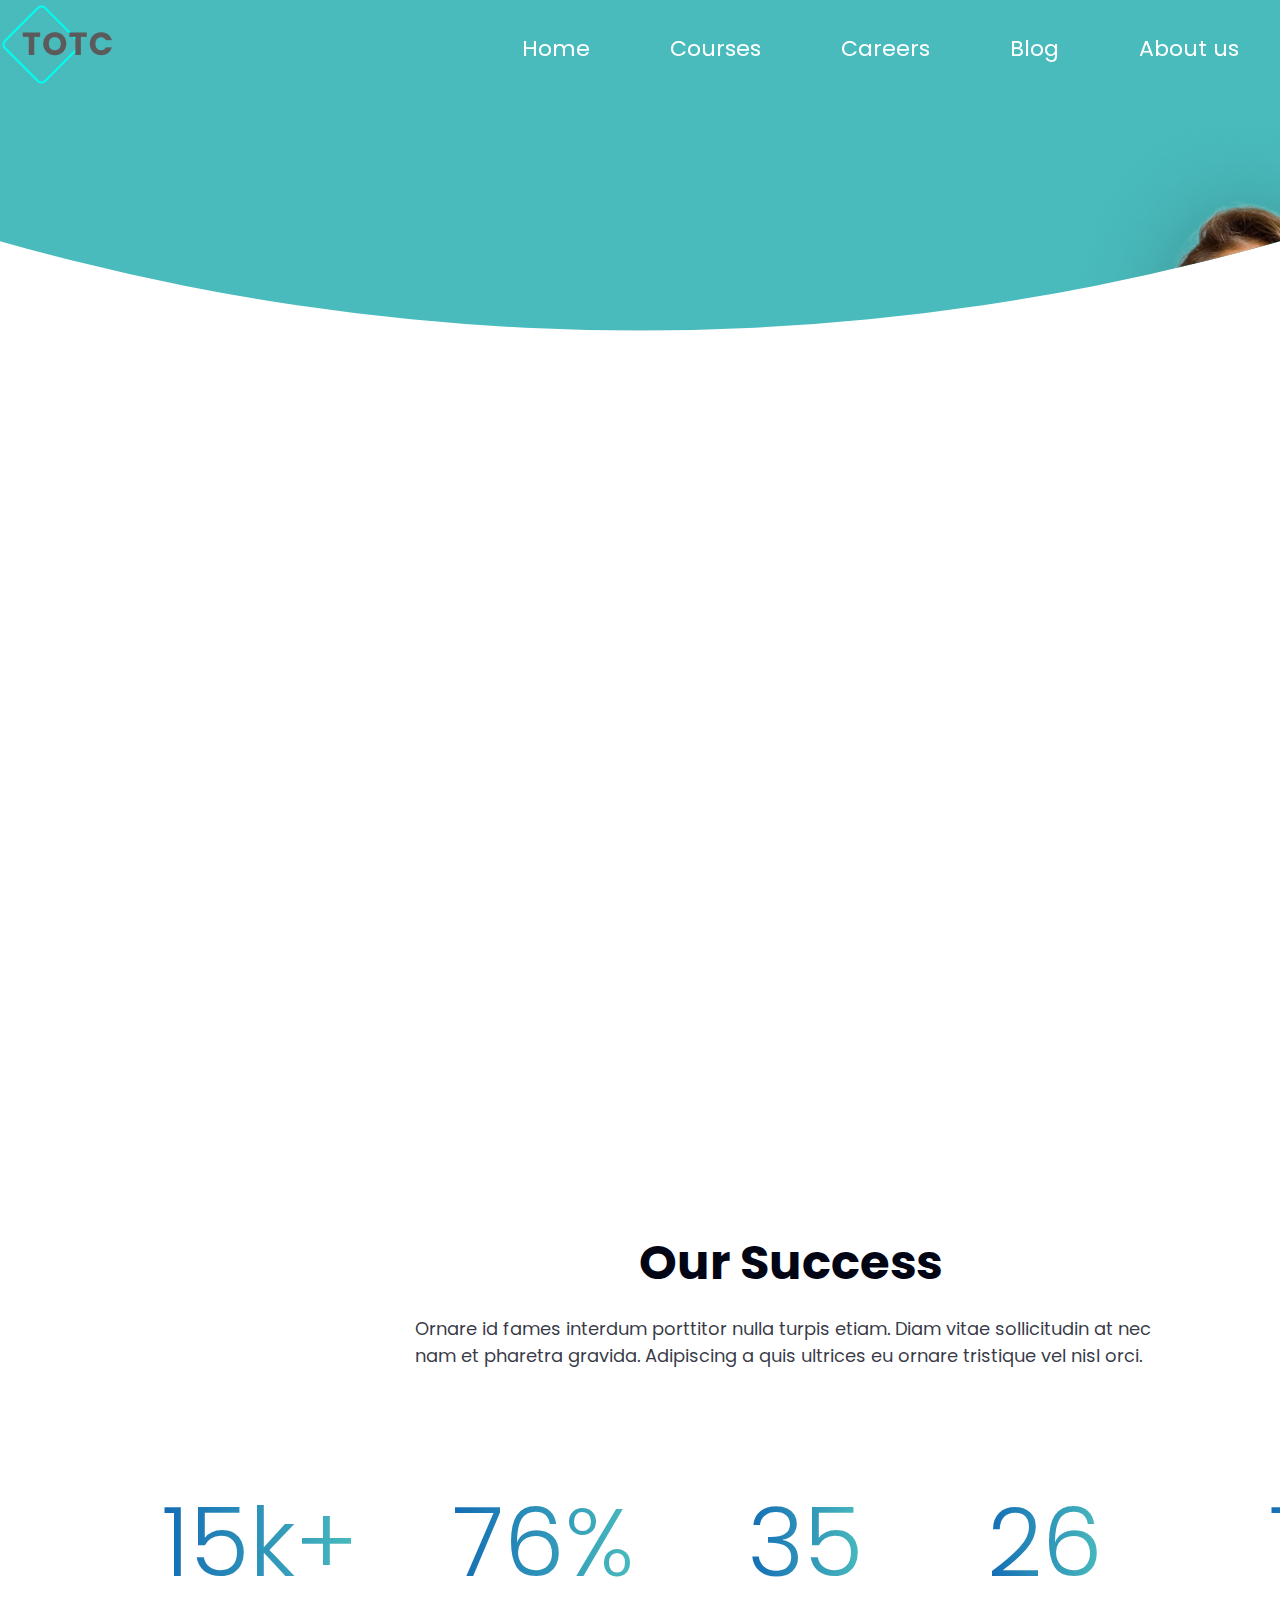
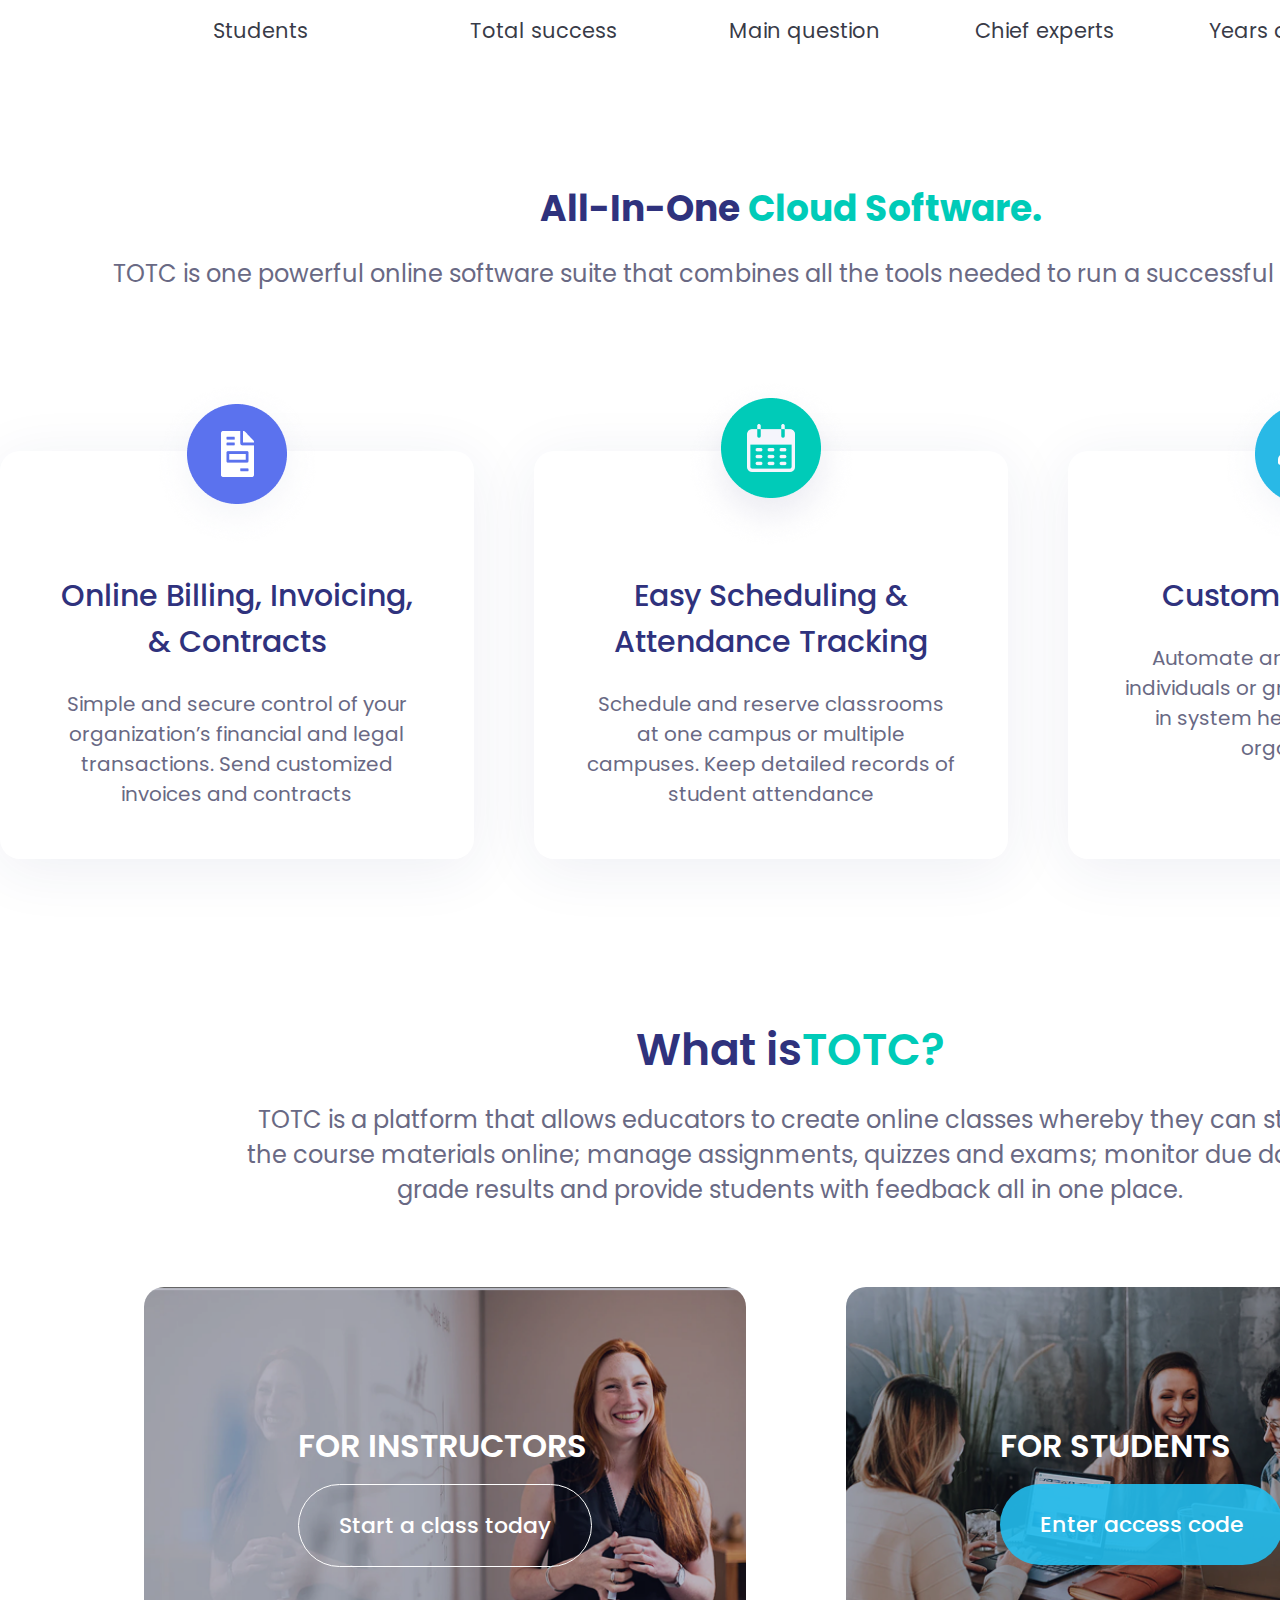
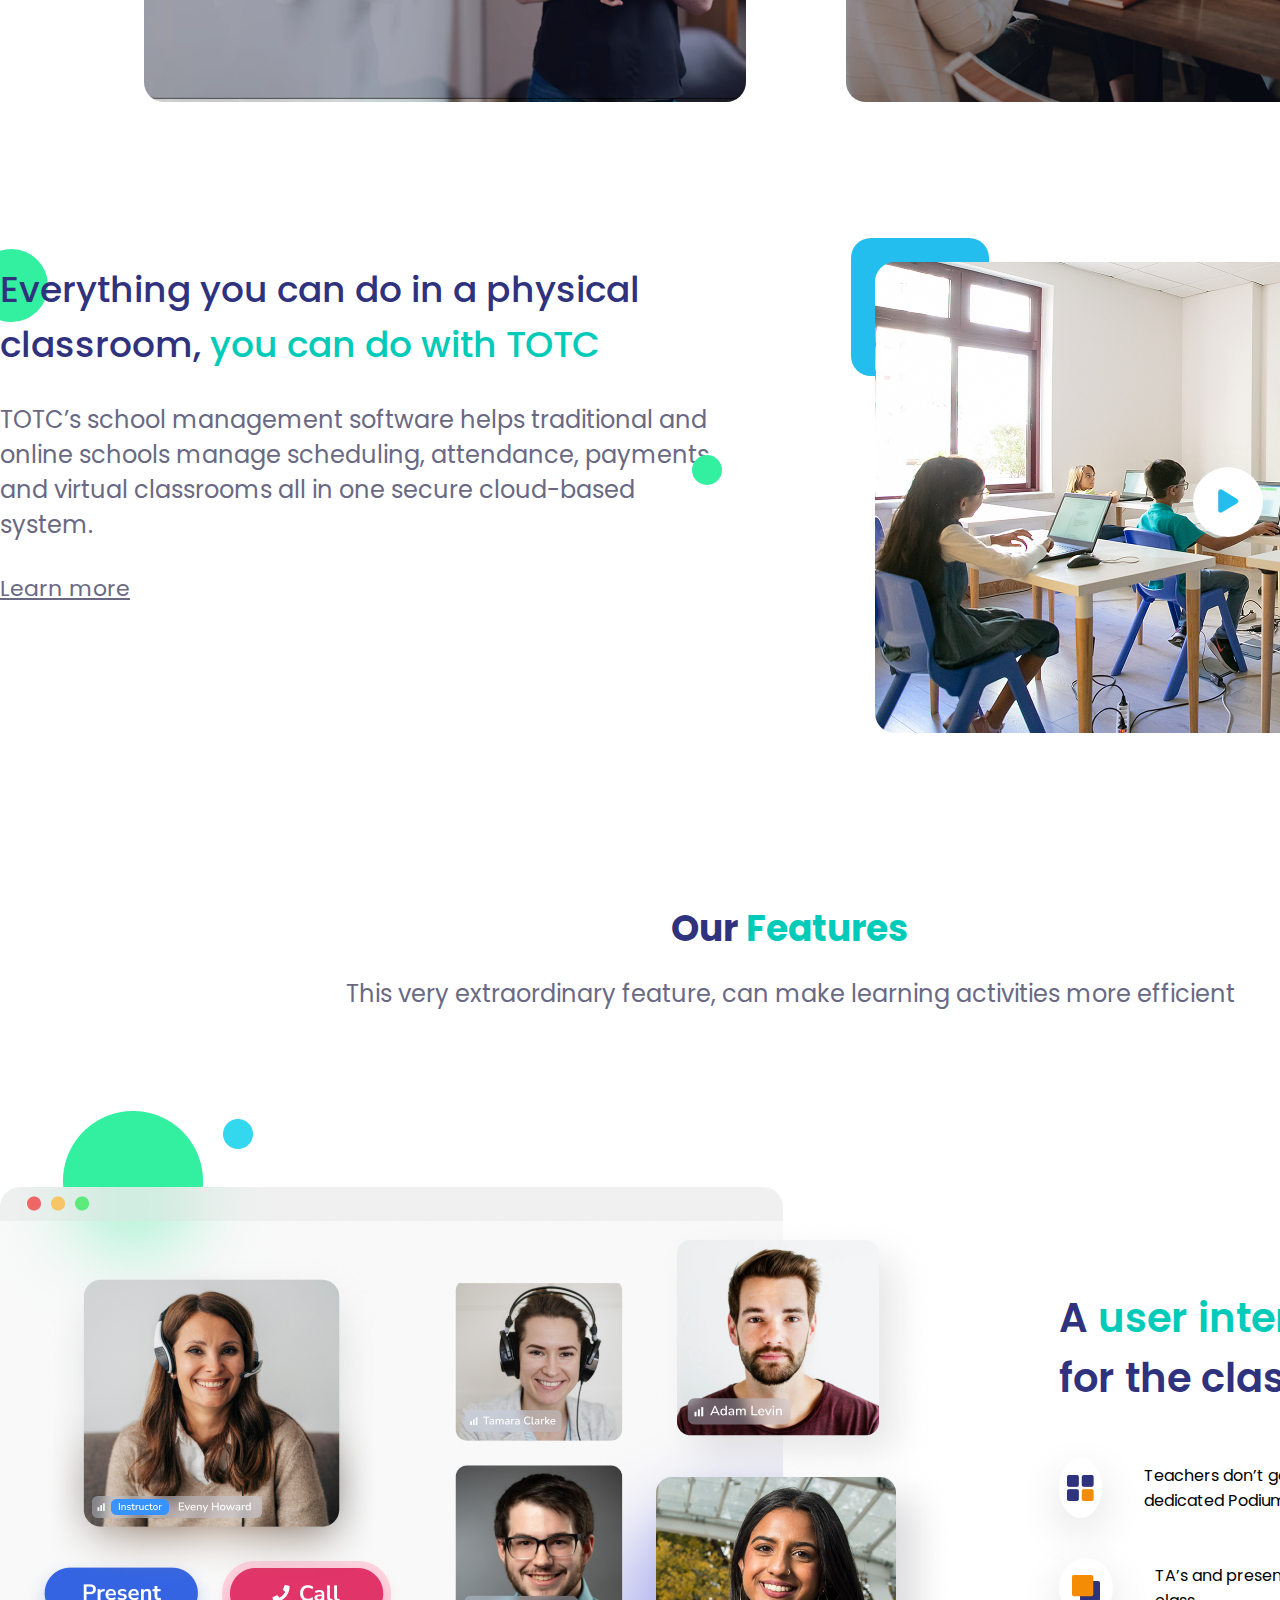
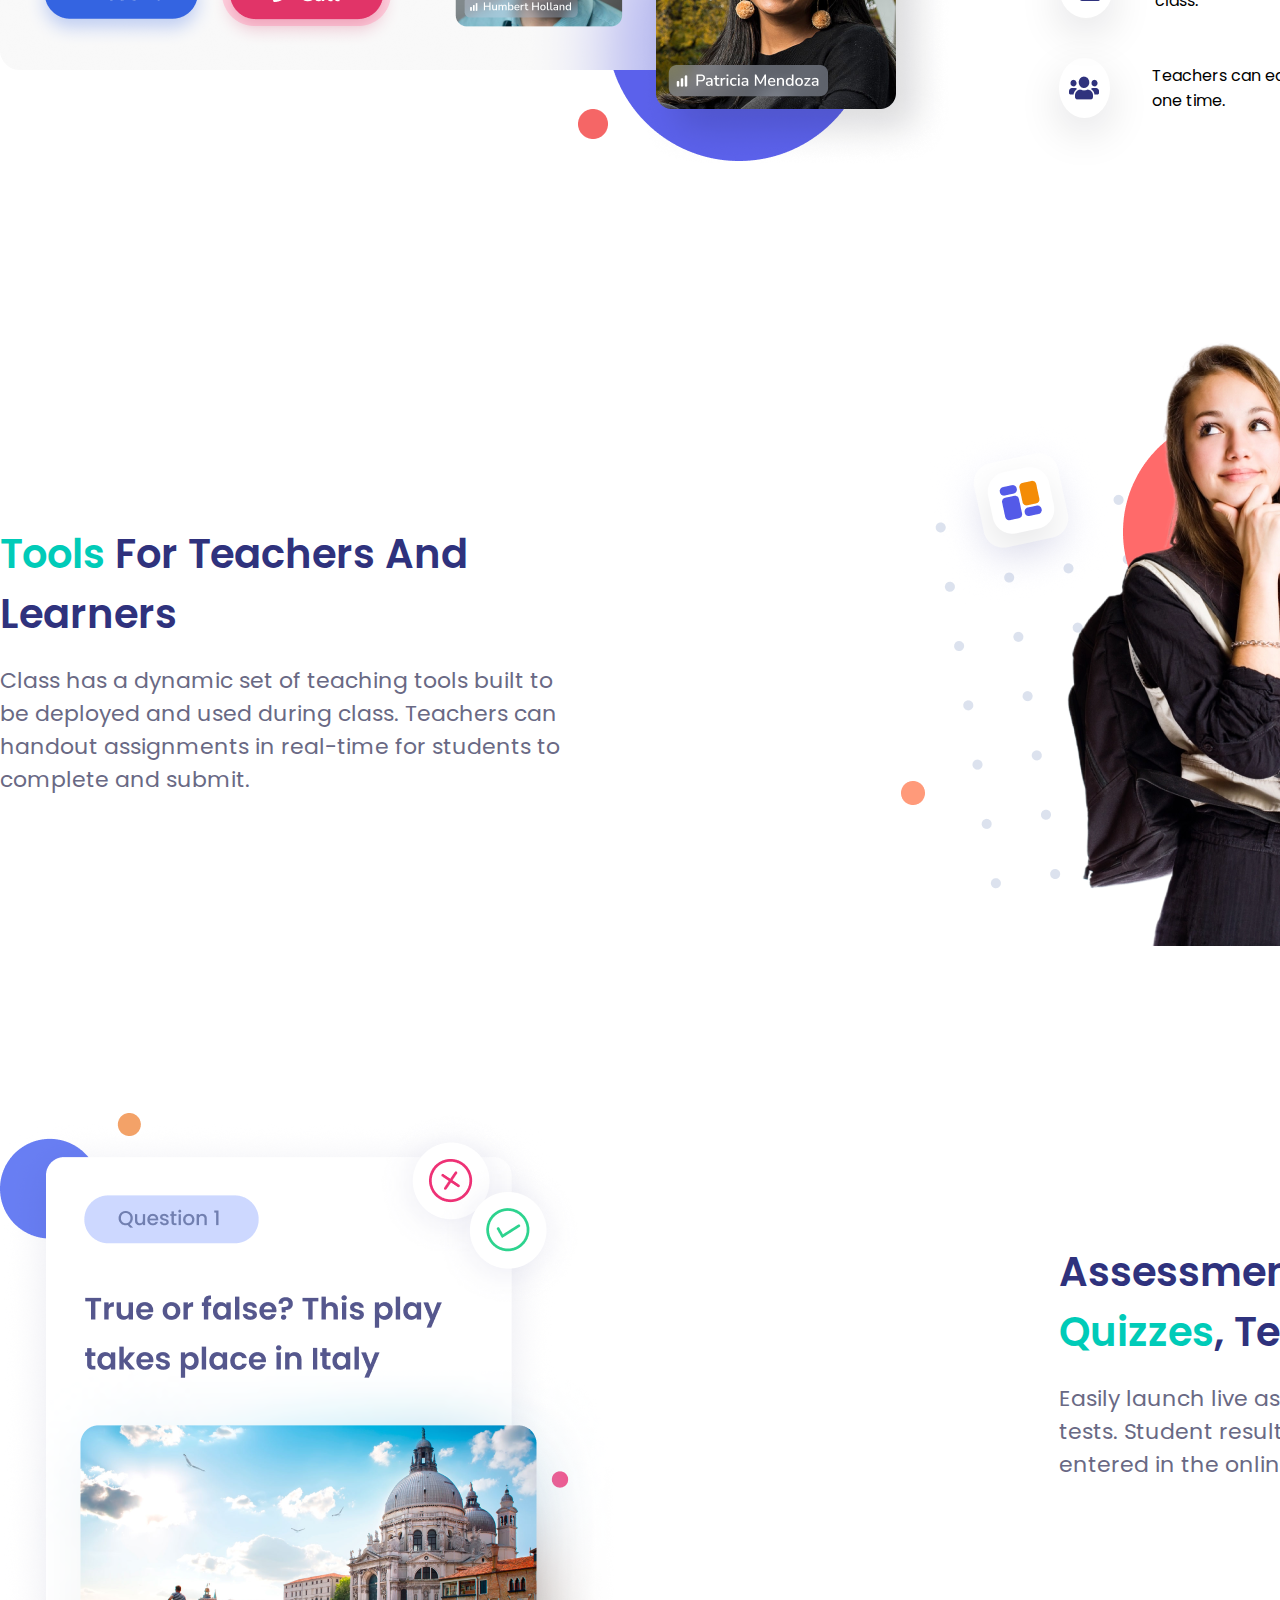
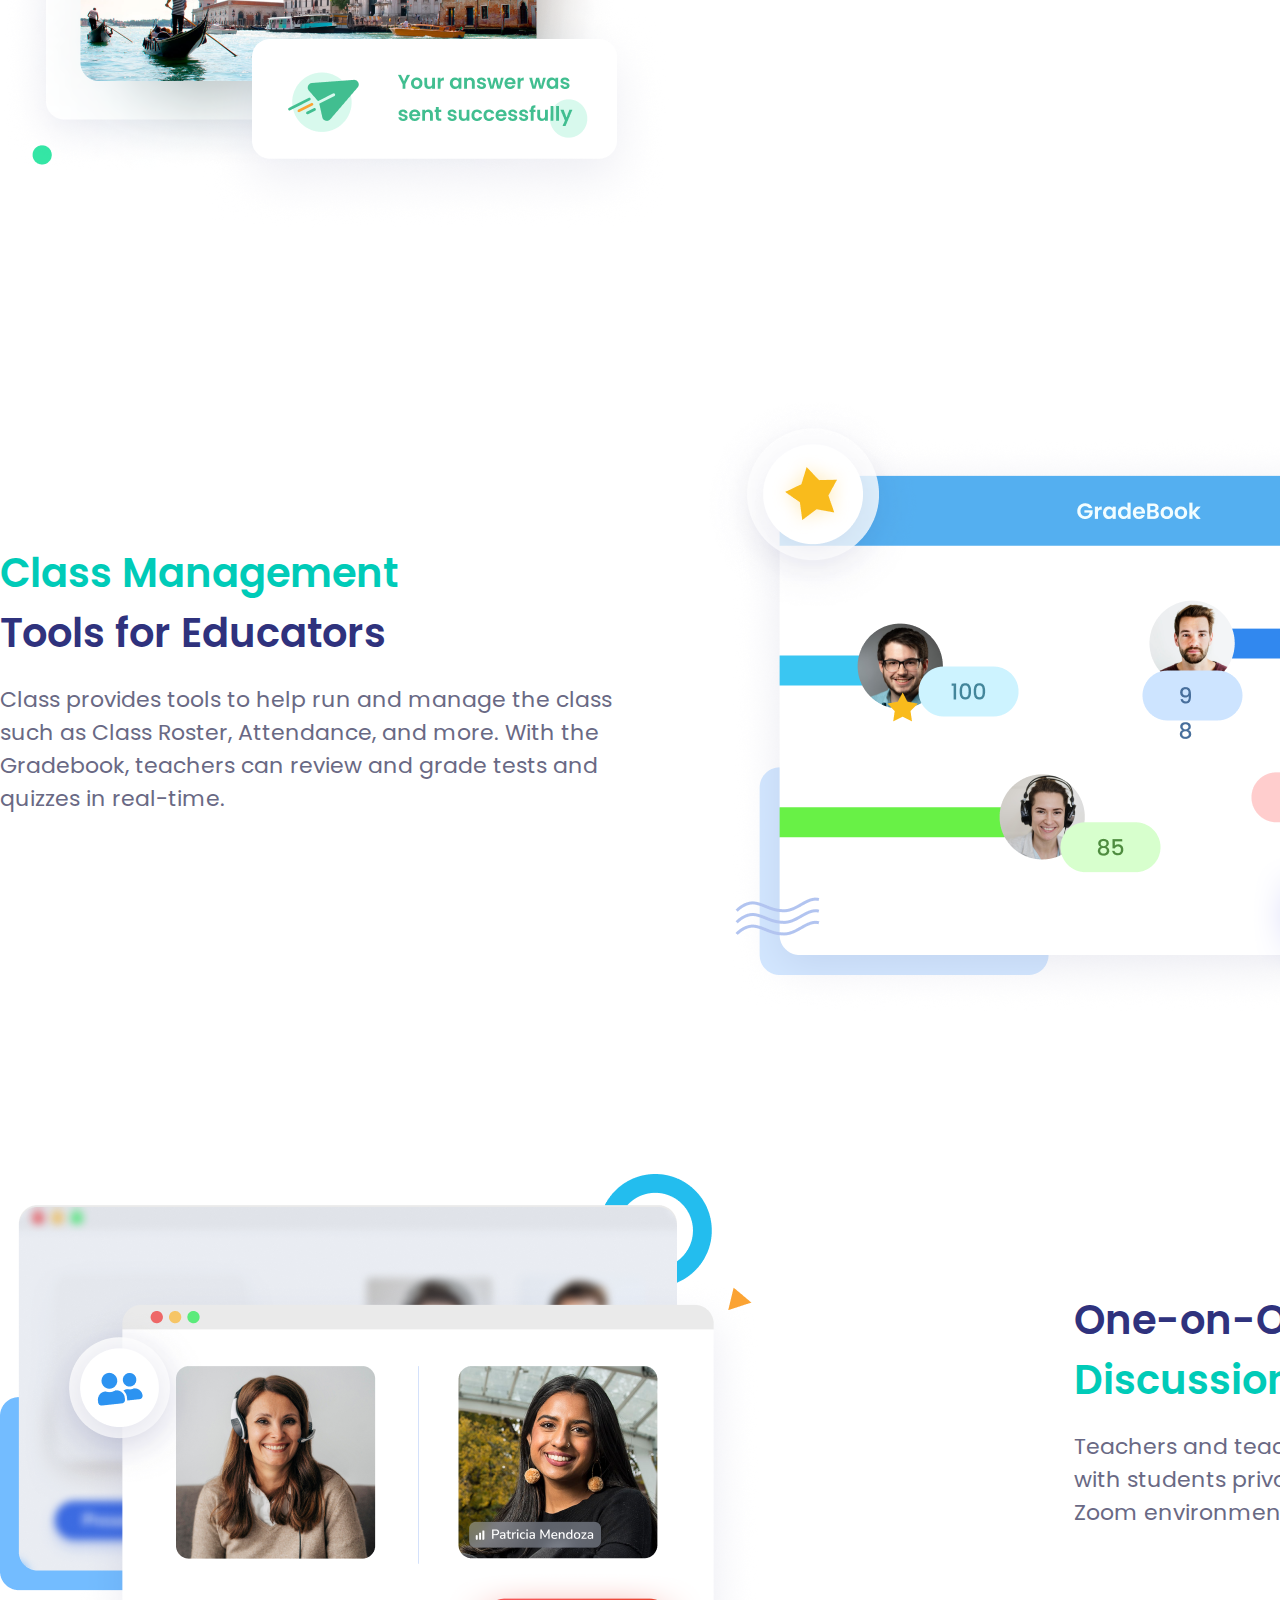
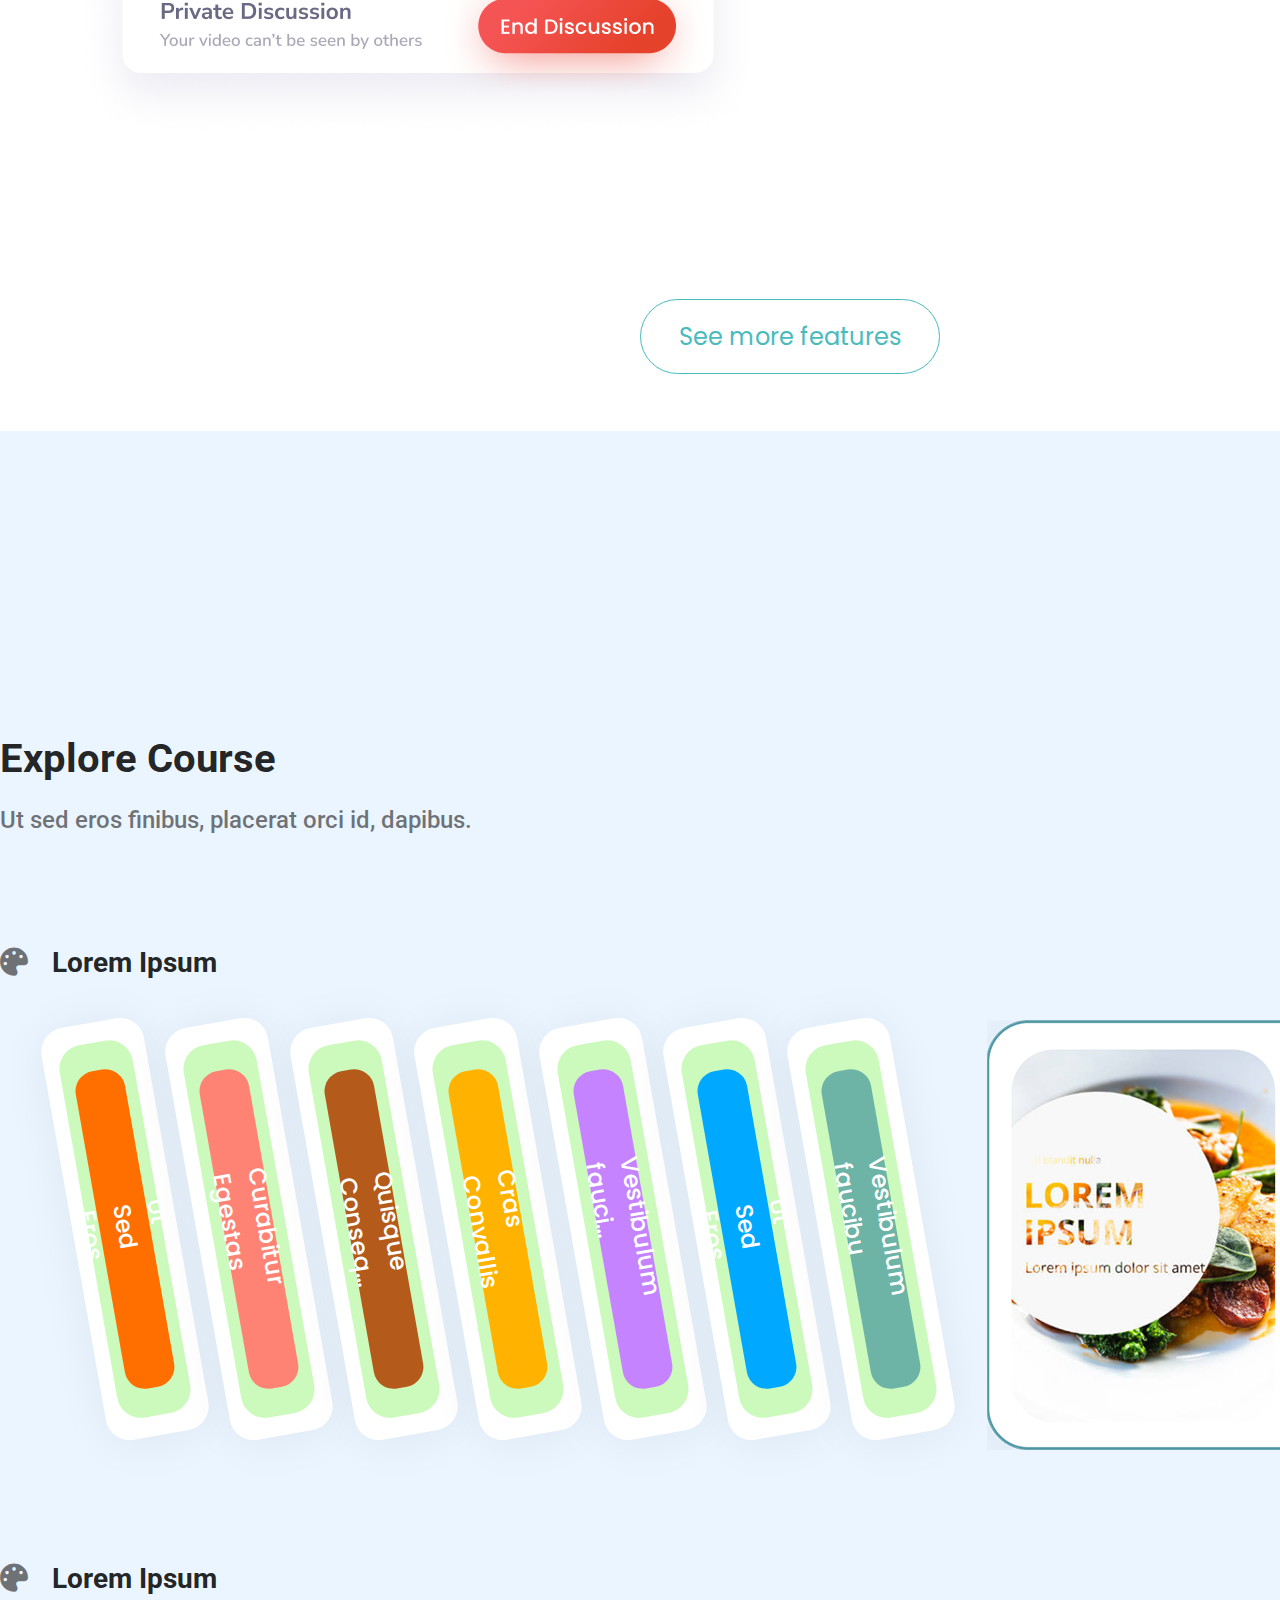
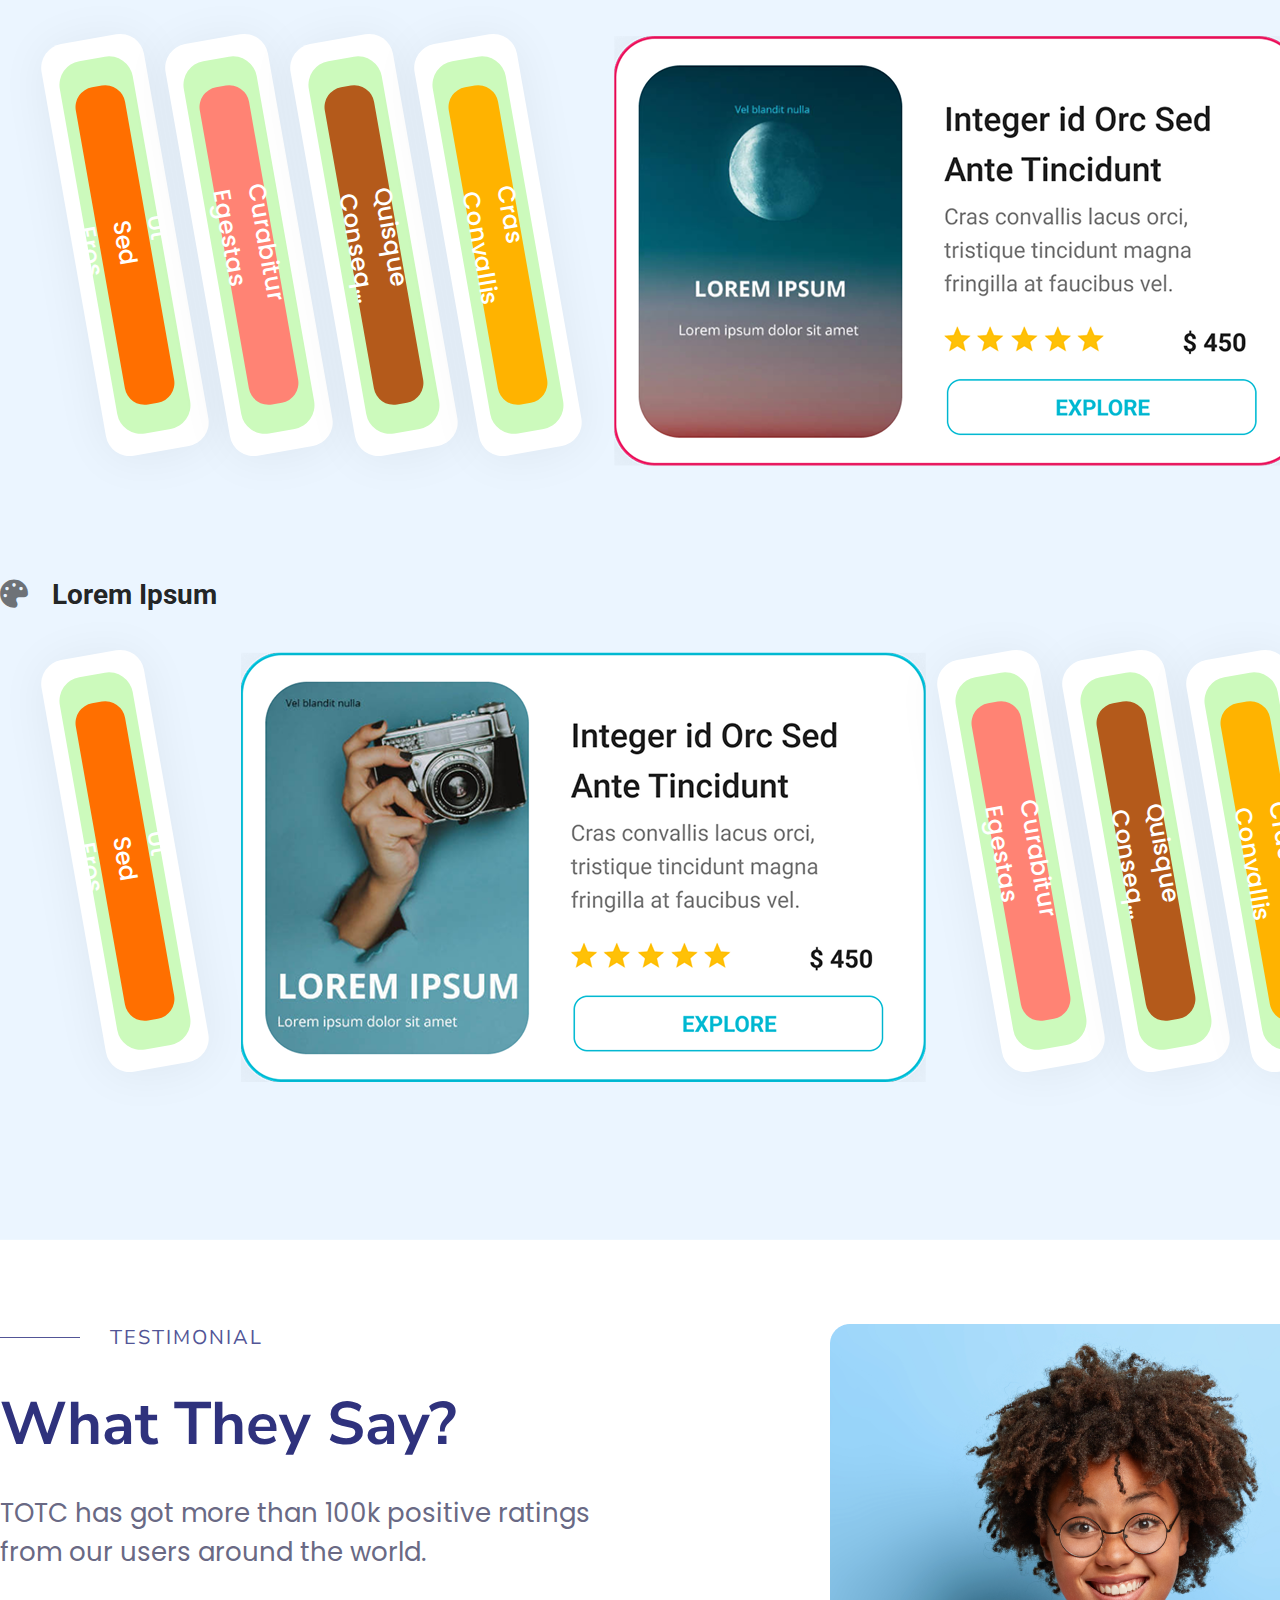
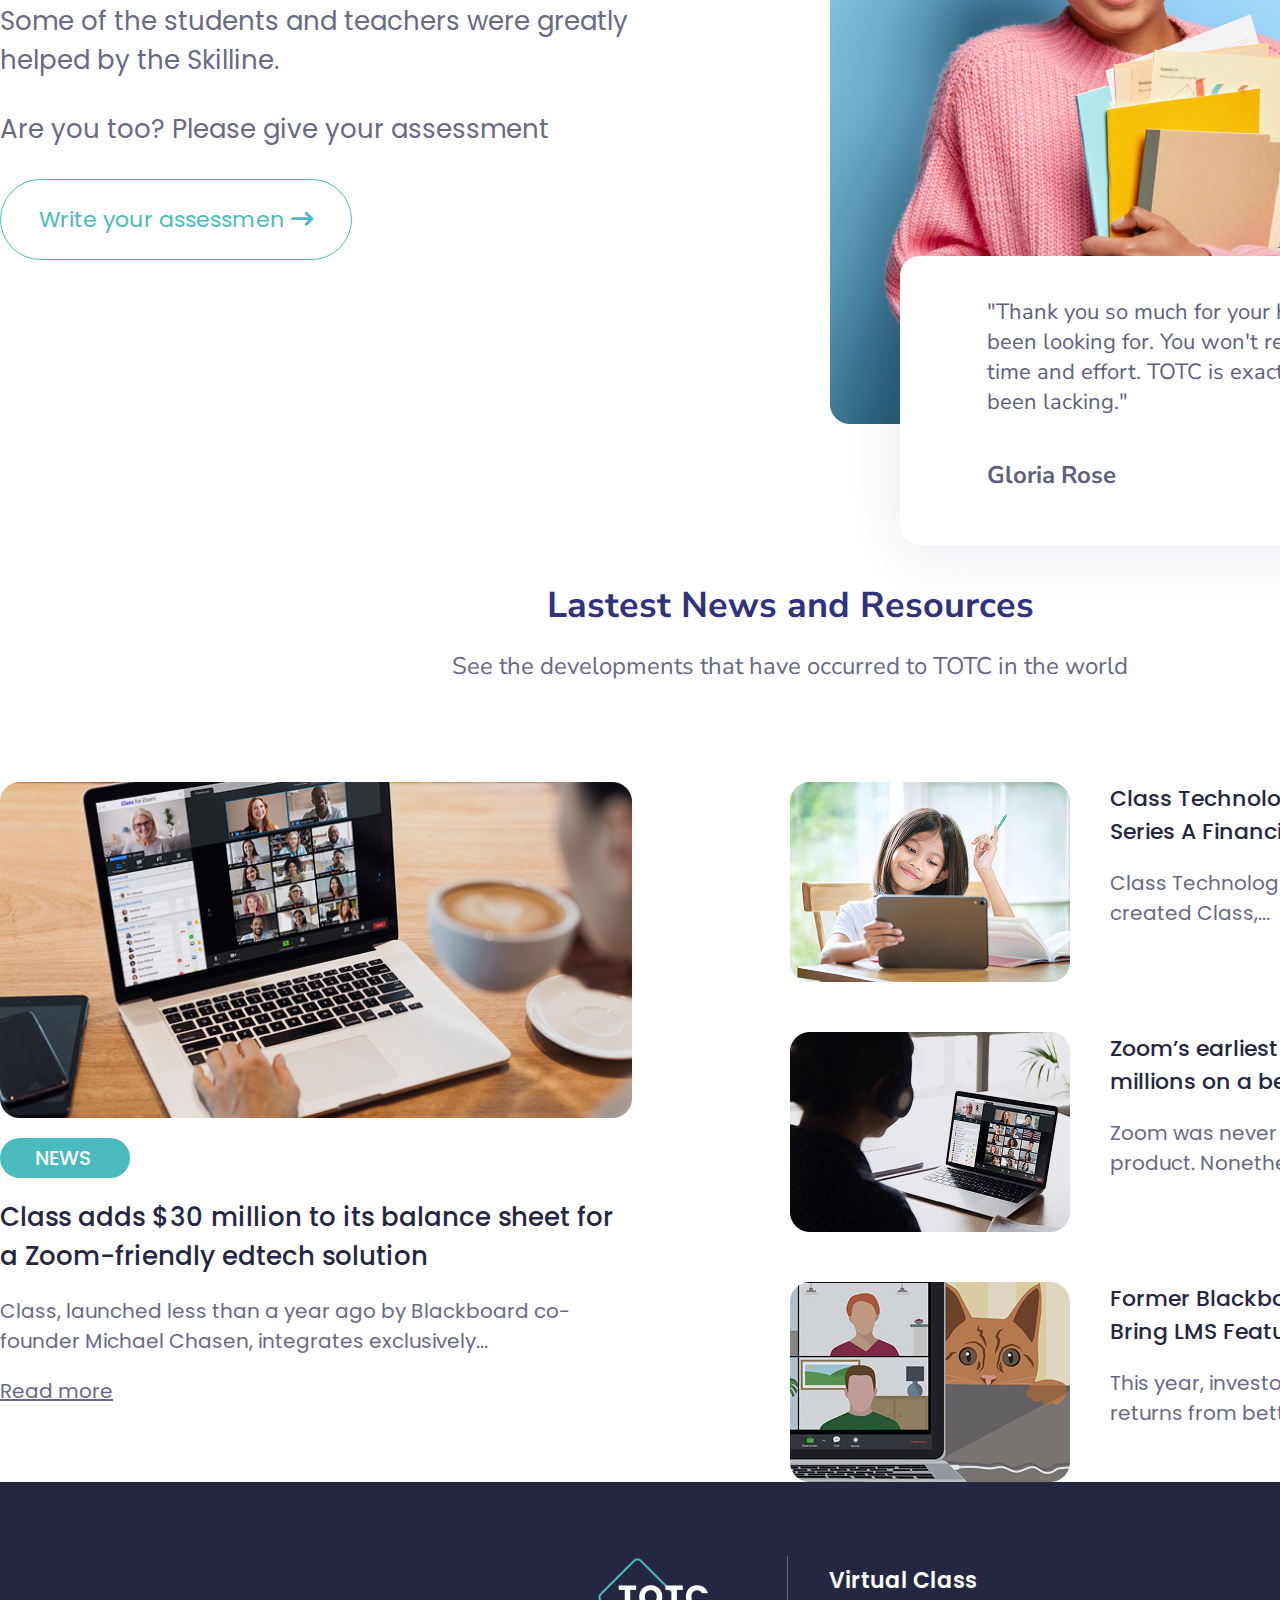
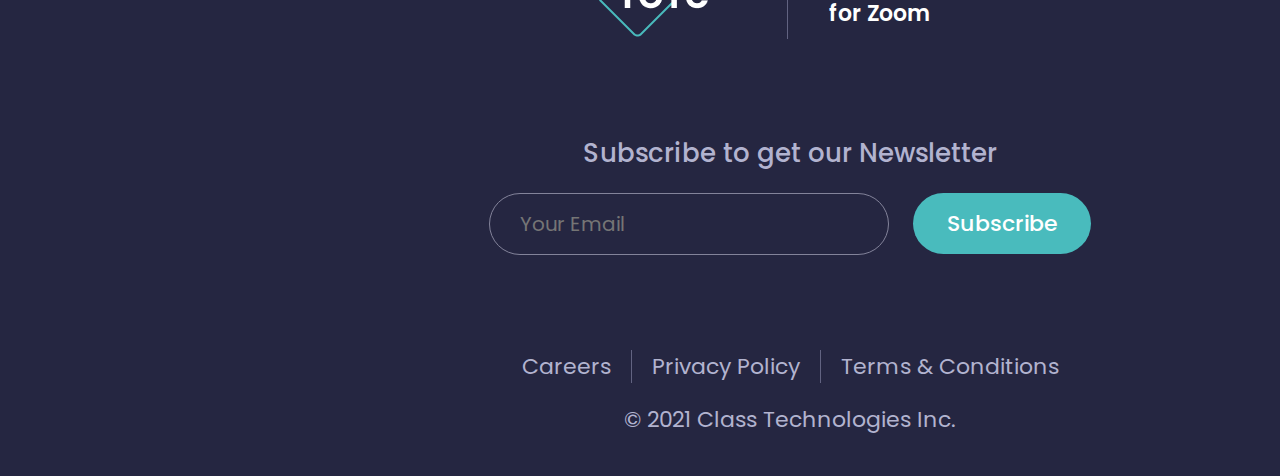
<file: index.html>
<!DOCTYPE html>
<html lang="en">
<head>
    <meta charset="UTF-8">
    <meta name="viewport" content="width=device-width, initial-scale=1.0">
    <title>Home</title>
    
    <link rel="icon" href="./assets/logo.png">
    <link rel="stylesheet" href="css/global.css">
    <link rel="stylesheet" href="./css/style.css">
    <link rel="stylesheet" href="./css/responsive.css">
    <link href="https://fonts.googleapis.com/css2?family=Nunito+Sans:ital,opsz,wght@0,6..12,200..1000;1,6..12,200..1000&family=Poppins:ital,wght@0,100;0,200;0,300;0,400;0,500;0,600;0,700;0,800;0,900;1,100;1,200;1,300;1,400;1,500;1,600;1,700;1,800;1,900&family=Roboto:ital,wght@0,100..900;1,100..900&display=swap" rel="stylesheet">
    <link rel="stylesheet" href="https://cdnjs.cloudflare.com/ajax/libs/font-awesome/6.7.2/css/all.min.css" integrity="sha512-Evv84Mr4kqVGRNSgIGL/F/aIDqQb7xQ2vcrdIwxfjThSH8CSR7PBEakCr51Ck+w+/U6swU2Im1vVX0SVk9ABhg==" crossorigin="anonymous" referrerpolicy="no-referrer" />
</head>
<body>
    <main>
        <!-- header start -->
        <header>
            <nav>
                <div class="container">
                    <a href="index.html"><img src="./assets/logo.png" alt="logo"></a>
                    <ul>
                        <li><a href="index.html">Home</a></li>
                        <li><a href="courses.html">Courses</a></li>
                        <li><a href="careers.html">Careers</a></li>
                        <li><a href="blog.html">Blog</a></li>
                        <li><a href="about.html">About us</a></li>
                        <li><a href="login.html">Login</a><a href="signup.html">Sign Up</a></li>
                    </ul>
                </div>
            </nav>
        </header>
        <!-- header end -->
        <!-- hero section start -->
        <section id="hero">
            <div class="container">
                <div class="hero-text">
                    <h1><span>Studying</span> Online is now much easier</h1>
                    <p>TOTC is an interesting platform that will teach you in more an interactive way</p>
                    <div>
                        <button>Join for free</button>
                        <div>
                            <i class="fa-solid fa-play fa-2xl" style="color: #23bdee;"></i>
                            <a href="#">Watch how it works</a>
                        </div>
                    </div>
                </div>
                <div class="hero-img">
                    <img src="./assets/girl-thinking.png" alt="teenage girl thinking while smiling">
                </div>
            </div>
        </section>
        <!-- hero section end -->
        <!-- success section start -->
        <section id="success">
            <div class="container">
                <h3>Our Success</h3>
                <p>Ornare id fames interdum porttitor nulla turpis etiam. Diam vitae sollicitudin at nec nam et pharetra gravida. Adipiscing a quis ultrices eu ornare tristique vel nisl orci. </p>
                <div>
                    <div>
                        <h4>15k+</h4>
                        <h5>Students</h5>
                    </div>
                    <div>
                        <h4>76%</h4>
                        <h5>Total success</h5>
                    </div>
                    <div>
                        <h4>35</h4>
                        <h5>Main question</h5>
                    </div>
                    <div>
                        <h4>26</h4>
                        <h5>Chief experts</h5>
                    </div>
                    <div>
                        <h4>16</h4>
                        <h5>Years of experience</h5>
                    </div>
                </div>
            </div>
        </section>
        <!-- success section end -->
        <!-- cloud section start -->
        <section id="cloud">
            <div class="container">
                <h3>All-In-One <span>Cloud Software.</span></h3>
                <p>TOTC is one powerful online software suite that combines all the tools needed to run a successful school or office.</p>
                <div>
                    <div>
                        <img src="./assets/document.png" alt="">
                        <h4>Online Billing, Invoicing, & Contracts</h4>
                        <p>Simple and secure control of your organization’s financial and legal transactions. Send customized invoices and contracts</p>
                    </div>
                    <div>
                        <img src="./assets/schedule.png" alt="">
                        <h4>Easy Scheduling & Attendance Tracking</h4>
                        <p>Schedule and reserve classrooms at one campus or multiple campuses. Keep detailed records of student attendance</p>
                    </div>
                    <div>
                        <img src="./assets/customer.png" alt="">
                        <h4>Customer Tracking</h4>
                        <p>Automate and track emails to individuals or groups. Skilline’s built-in system helps organize your organization </p>
                    </div>
                </div>
            </div>
        </section>
        <!-- cloud section end -->
        <!-- totc section end -->
        <section id="totc">
            <div class="container">
                <h3>What is<span>TOTC?</span></h3>
                <p>TOTC is a platform that allows educators to create online classes whereby they can store the course materials online; manage assignments, quizzes and exams; monitor due dates; grade results and provide students with feedback all in one place.</p>
                <div>
                    <div class="instructor">
                        <h4>FOR INSTRUCTORS</h4>
                        <button>Start a class today</button>
                    </div>
                    <div class="student">
                        <h4>FOR STUDENTS</h4>
                        <button>Enter access code</button>
                    </div>
                </div>
            </div>
        </section>
        <!-- totc section end -->
        <!-- class section start -->
        <section id="class">
            <div class="container">
                <div class="class-text">
                    <h3>Everything you can do in a physical classroom, <span>you can do with TOTC</span></h3>
                    <p>TOTC’s school management software helps traditional and online schools manage scheduling, attendance, payments and virtual classrooms all in one secure cloud-based system.</p>
                    <a href="#">Learn more</a>
                </div>
                <div class="class-img">
                    <img src="./assets/class.png" alt="">
                    <button><i class="fa-solid fa-play fa-2xl" style="color: #23bdee;"></i></button>
                </div>
            </div>
        </section>
        <!-- class section end -->
        <!-- feature section start -->
        <section id="feature">
            <div class="container">
                <h3>Our <span>Features</span></h3>
                <p>This very extraordinary feature, can make learning activities more efficient</p>
                <div>
                    <div class="feature-img">
                        <img src="./assets/featureimg.png" alt="online meeting">
                    </div>
                    <div class="feature-text">
                        <h2>A <span>user interface</span> designed for the classroom</h2>
                        <div>
                            <span><img src="./assets/squares.png" alt=""></span>
                            <p>Teachers don’t get lost in the grid view and have a dedicated Podium space.</p>
                        </div>
                        <div>
                            <span><img src="./assets/double.png" alt=""></span>
                            <p>TA’s and presenters can be moved to the front of the class.</p>
                        </div>
                        <div>
                            <span><img src="./assets/users.png" alt=""></span>
                            <p>Teachers can easily see all students and class data at one time.</p>
                        </div>
                    </div>
                </div>
            </div>
        </section>
        <!-- feature section end -->
        <!-- tool section start -->
        <section id="tools">
            <div class="container">
                <div class="tools-text">
                    <h3><span>Tools</span> For Teachers And Learners</h3>
                    <p>Class has a dynamic set of teaching tools built to be deployed and used during class. Teachers can handout assignments in real-time for students to complete and submit.</p>
                </div>
                <img src="./assets/tools-img.png" alt="">
            </div>
        </section>
        <!-- tool section end -->
        <!-- quiz section start -->
        <section id="quiz">
            <div class="container">
                <img src="./assets/quizimg.png" alt="">
                <div class="quiz-text">
                    <h3>Assessments, <span>Quizzes</span>, Tests</h3>
                    <p>Easily launch live assignments, quizzes, and tests.
                        Student results are automatically entered in the online gradebook.</p>
                </div>
            </div>
        </section>
        <!-- quiz section end -->
        <!-- management section start -->
        <section id="management">
            <div class="container">
                <div class="management-text">
                    <h3><span>Class Management</span> Tools for Educators</h3>
                    <p>Class provides tools to help run and manage the class such as Class Roster, Attendance, and more. With the Gradebook, teachers can review and grade tests and quizzes in real-time.</p>
                </div>
                <img src="./assets/gradebook.png" alt="">
            </div>
        </section>
        <!-- management section end -->
        <!-- discussion section start -->
        <section id="discussion">
            <div class="container">
                <div class="discussion-main">
                    <img src="./assets/discussion.png" alt="">
                    <div class="discussion-text">
                        <h3>One-on-One <span>Discussions</span></h3>
                        <p>Teachers and teacher assistants can talk with students privately without leaving the Zoom environment.</p>
                    </div>
                </div>
                <button>See more features</button>
            </div>
        </section>
        <!-- discussion section end -->
        <!-- explore section start -->
        <section id="explore">
            <div class="container">
                <h3>Explore Course</h3>
                <p>Ut sed eros finibus, placerat orci id, dapibus.</p>
            </div>
            <img src="./assets/Rectangle.png" alt="">
        </section>
        <!-- explore section end -->
        <!-- course start -->
        <section id="course1">
            <div class="container">
                <div class="course-top">
                    <h4><i class="fa-solid fa-palette" style="color: hsla(0, 0%, 0%, 0.541);"></i> Lorem Ipsum</h4>
                    <a href="#">SEE ALL <i class="fa-solid fa-arrow-right"></i></a>
                </div>
                <div class="course-bottom">
                    <div><div><div><p>Ut Sed Eros</p></div></div></div>
                    <div><div><div><p>Curabitur Egestas</p></div></div></div>
                    <div><div><div><p>Quisque Conseq…</p></div></div></div>
                    <div><div><div><p>Cras Convallis</p></div></div></div>
                    <div><div><div><p>Vestibulum fauci…</p></div></div></div>
                    <div><div><div><p>Ut Sed Eros</p></div></div></div>
                    <div><div><div><p>Vestibulum faucibu</p></div></div></div>
                    <img src="./assets/Detail.png" alt="">
                </div>
            </div>
        </section>
        <section id="course2">
            <div class="container">
                <div class="course-top">
                    <h4><i class="fa-solid fa-palette" style="color: hsla(0, 0%, 0%, 0.541);"></i> Lorem Ipsum</h4>
                    <a href="#">SEE ALL <i class="fa-solid fa-arrow-right"></i></a>
                </div>
                <div class="course-bottom">
                    <div><div><div><p>Ut Sed Eros</p></div></div></div>
                    <div><div><div><p>Curabitur Egestas</p></div></div></div>
                    <div><div><div><p>Quisque Conseq…</p></div></div></div>
                    <div><div><div><p>Cras Convallis</p></div></div></div>
                    <div><div><div><p>Vestibulum fauci…</p></div></div></div>
                    <div><div><div><p>Ut Sed Eros</p></div></div></div>
                    <div><div><div><p>Vestibulum faucibu</p></div></div></div>
                    <img src="./assets/moon.png" alt="">
                </div>
            </div>
        </section>
        <section id="course3">
            <div class="container">
                <div class="course-top">
                    <h4><i class="fa-solid fa-palette" style="color: hsla(0, 0%, 0%, 0.541);"></i> Lorem Ipsum</h4>
                    <a href="#">SEE ALL <i class="fa-solid fa-arrow-right"></i></a>
                </div>
                <div class="course-bottom">
                    <div><div><div><p>Ut Sed Eros</p></div></div></div>
                    <div><div><div><p>Curabitur Egestas</p></div></div></div>
                    <div><div><div><p>Quisque Conseq…</p></div></div></div>
                    <div><div><div><p>Cras Convallis</p></div></div></div>
                    <div><div><div><p>Vestibulum fauci…</p></div></div></div>
                    <div><div><div><p>Ut Sed Eros</p></div></div></div>
                    <div><div><div><p>Vestibulum faucibu</p></div></div></div>
                    <img src="./assets/cemera.png" alt="">
                </div>
            </div>
        </section>
        <!-- course section end -->
        <!-- testimonial section start -->
        <section id="testimonial">
            <div class="container">
                <div class="testimony-text">
                    <div>
                        <span></span>
                        <h5>TESTIMONIAL</h5>
                    </div>
                    <h3>What They Say?</h3>
                    <p>TOTC has got more than 100k positive ratings from our users around the world. </p>
                    <p>Some of the students and teachers were greatly helped by the Skilline.</p>
                    <p>Are you too? Please give your assessment</p>
                    <button>Write your assessmen <span><i class="fa-solid fa-arrow-right-long"></i></span></button>
                </div>
                <div class="testimony-img">
                    <img src="./assets/review.png" alt="girl holding books">
                    <div>
                        <p>"Thank you so much for your help. It's exactly what I've been looking for. You won't regret it. It really saves me time and effort. TOTC is exactly what our business has been lacking."</p>
                        <div>
                            <h6>Gloria Rose</h6>
                            <div>
                                <img src="./assets/stars.png" alt="">
                                <p>12 reviews at Yelp</p>
                            </div>
                        </div>
                    </div>
                    <button><i class="fa-solid fa-angle-right fa-2xl"></i></i></button>
                </div>
            </div>
        </section>
        <!-- testimonial section end -->
        <!-- news section start -->
        <section id="news">
            <div class="container">
                <h3>Lastest News and Resources</h3>
                <p>See the developments that have occurred to TOTC in the world</p>
                <div>
                    <div>
                        <img src="./assets/laptop.png" alt="zoom call on laptop">
                        <h6>NEWS</h6>
                        <h4>Class adds $30 million to its balance sheet for a Zoom-friendly edtech solution</h4>
                        <p>Class, launched less than a year ago by Blackboard co-founder Michael Chasen, integrates exclusively...</p>
                        <a href="#">Read more</a>
                    </div>
                    <div>
                        <div>
                            <img src="./assets/girl-studying.png" alt="">
                            <div>
                                <h5>Class Technologies Inc. Closes $30 Million Series A Financing to Meet High Demand</h5>
                                <p>Class Technologies Inc., the company that created Class,...</p>
                            </div>
                        </div>
                        <div>
                            <img src="./assets/zoom-call.png" alt="person in a zoom call">
                            <div>
                                <h5>Zoom’s earliest investors are betting millions on a better Zoom for schools</h5>
                                <p>Zoom was never created to be a consumer product. Nonetheless, the...</p>
                            </div>
                        </div>
                        <div>
                            <img src="./assets/cat.png" alt="cat beside laptom">
                            <div>
                                <h5>Former Blackboard CEO Raises $16M to Bring LMS Features to Zoom Classrooms</h5>
                                <p>This year, investors have reaped big financial returns from betting on Zoom...</p>
                            </div>
                        </div>
                    </div>
                </div>
            </div>
        </section>
        <!-- news section end -->
        <!-- footer start -->
        <footer>
            <div class="container">
                <div>
                    <img src="./assets/logo2.png" alt="logo">
                    <h5>Virtual Class for Zoom</h5>
                </div>
                <div>
                    <h3>Subscribe to get our Newsletter</h3>
                    <form action="">
                        <input type="email" placeholder="Your Email" autocomplete="off">
                        <button>Subscribe</button>
                    </form>
                </div>
                <div>
                    <ul>
                        <li><a href="#">Careers</a></li>
                        <li><a href="#">Privacy Policy</a></li>
                        <li><a href="#">Terms & Conditions</a></li>
                    </ul>
                    <p>© 2021 Class Technologies Inc.</p>
                </div>
            </div>
        </footer>
        <!-- footer end -->
    </main>
</body>
</html>
</file>
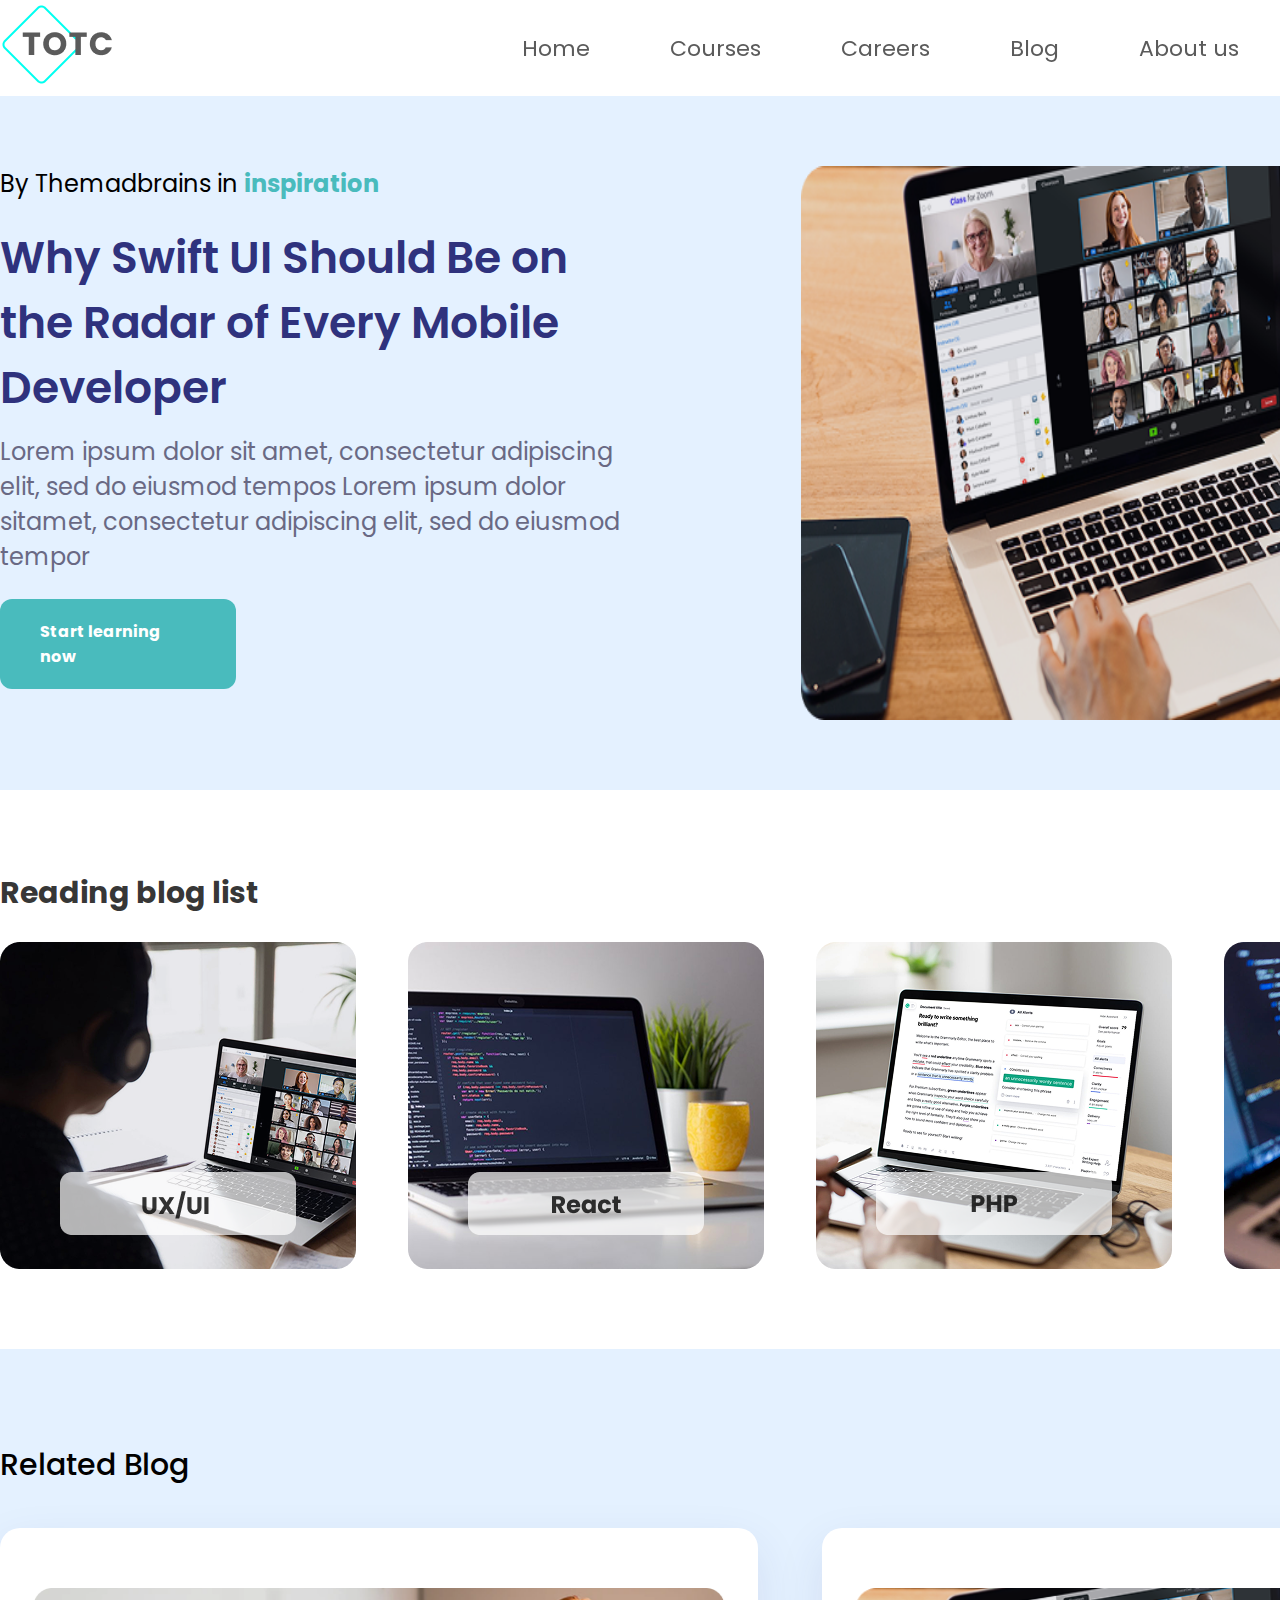
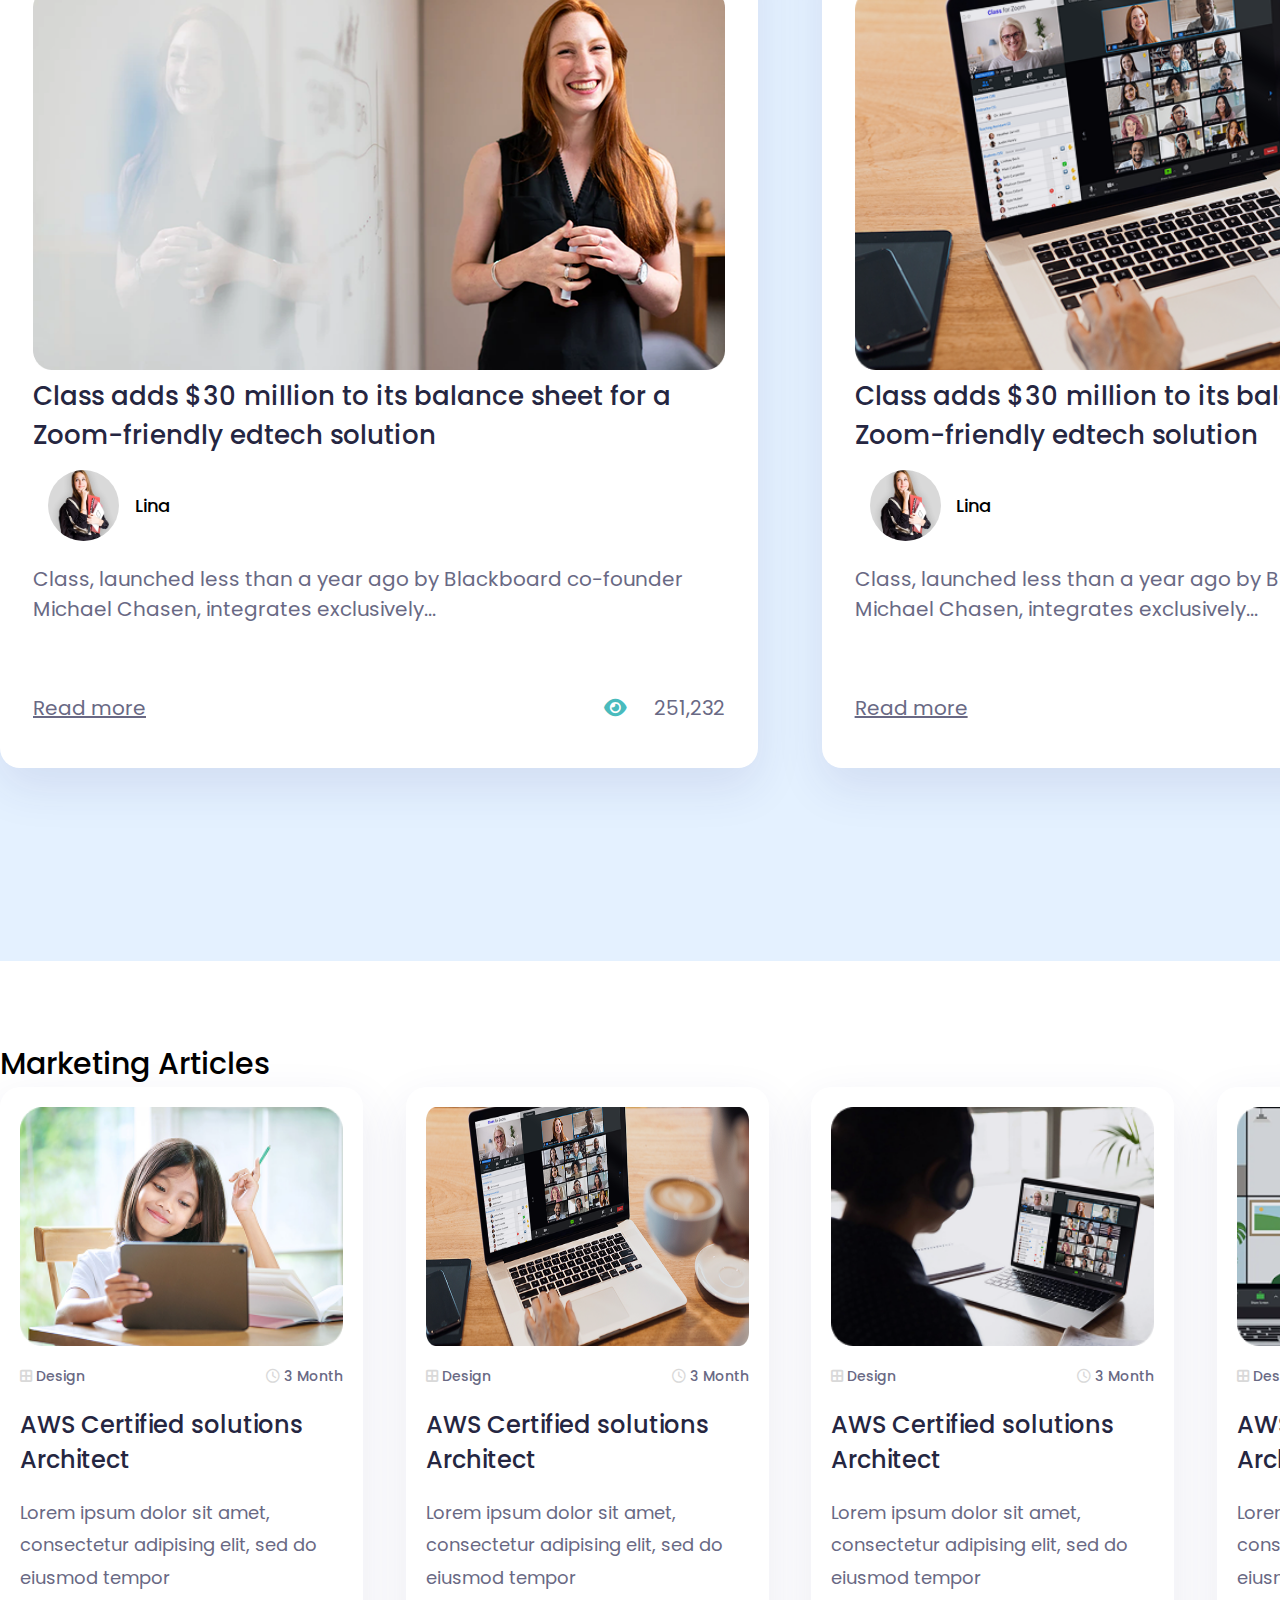
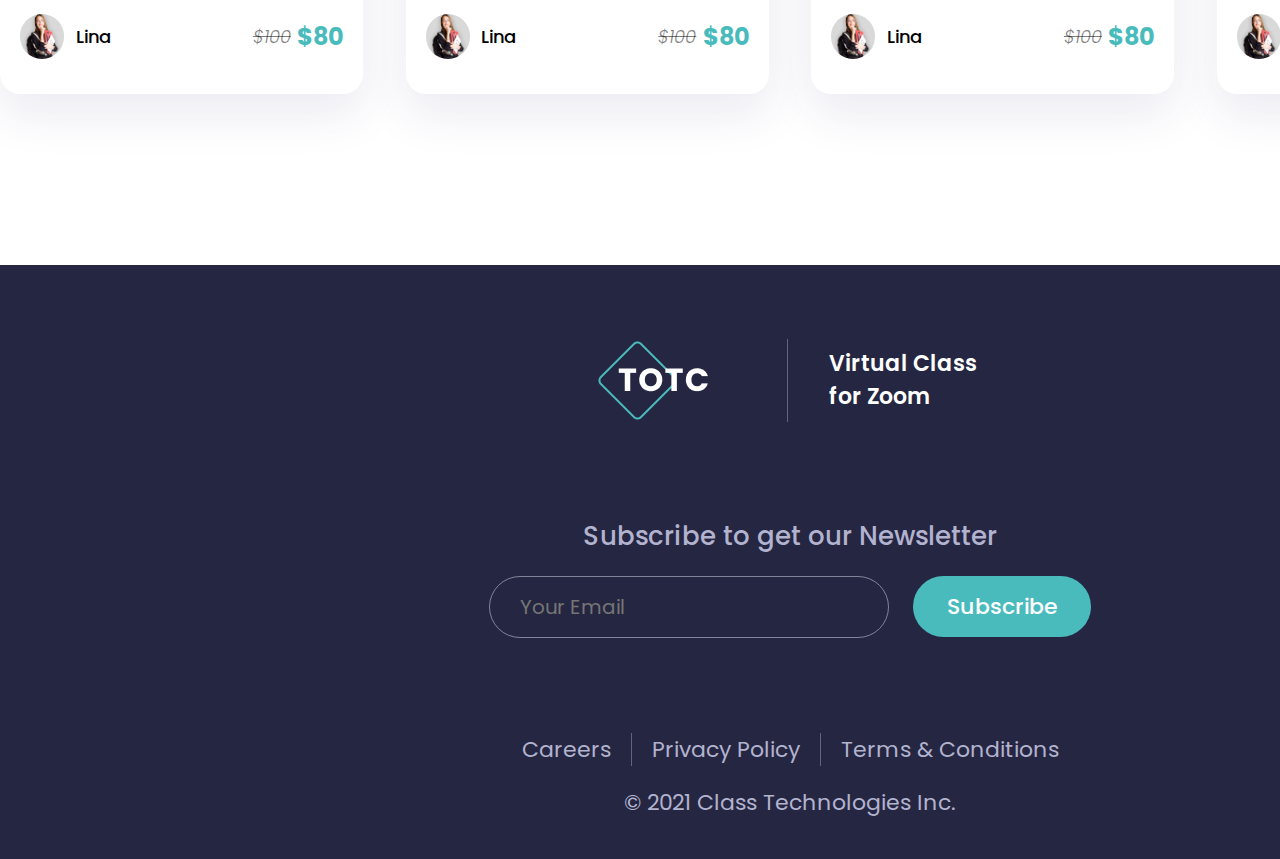
<file: blog.html>
<!DOCTYPE html>
<html lang="en">
<head>
    <meta charset="UTF-8">
    <meta name="viewport" content="width=device-width, initial-scale=1.0">
    <title>blog</title>
    <link rel="stylesheet" href="./css/blog.css">
    <link rel="stylesheet" href="./css/global.css">
    <link rel="icon" href="./assets/logo.png">
    <link href="https://fonts.googleapis.com/css2?family=Nunito+Sans:ital,opsz,wght@0,6..12,200..1000;1,6..12,200..1000&family=Poppins:ital,wght@0,100;0,200;0,300;0,400;0,500;0,600;0,700;0,800;0,900;1,100;1,200;1,300;1,400;1,500;1,600;1,700;1,800;1,900&family=Roboto:ital,wght@0,100..900;1,100..900&display=swap" rel="stylesheet">
    <link rel="stylesheet" href="https://cdnjs.cloudflare.com/ajax/libs/font-awesome/6.7.2/css/all.min.css" integrity="sha512-Evv84Mr4kqVGRNSgIGL/F/aIDqQb7xQ2vcrdIwxfjThSH8CSR7PBEakCr51Ck+w+/U6swU2Im1vVX0SVk9ABhg==" crossorigin="anonymous" referrerpolicy="no-referrer" />
</head>
<body>
    <main>
        <!-- header start -->
        <header>
            <nav>
                <div class="container">
                    <a href="index.html"><img src="./assets/logo.png" alt="logo"></a>
                    <ul>
                        <li><a href="index.html">Home</a></li>
                        <li><a href="courses.html">Courses</a></li>
                        <li><a href="careers.html">Careers</a></li>
                        <li><a href="blog.html">Blog</a></li>
                        <li><a href="about.html">About us</a></li>
                        <li><a href="login.html">Login</a><a href="signup">Sign Up</a></li>
                    </ul>
                </div>
            </nav>
        </header>
        <!-- header end -->
        <!-- hero section start -->
        <section id="hero">
            <div class="container">
                <div class="hero-text">
                    <h5>By Themadbrains in  <span>inspiration</span></h5>
                    <h1>Why Swift UI Should Be on the Radar of Every Mobile Developer</h1>
                    <p>Lorem ipsum dolor sit amet, consectetur adipiscing elit, sed do eiusmod tempos Lorem ipsum dolor sitamet, consectetur adipiscing elit, sed do eiusmod tempor</p>
                    <a href="blogdetail.html">Start learning now</a>
                </div>
                <img src="./assets/laptop.png" alt="on zoom call">
            </div>
        </section>
        <!-- hero section end -->
        <!-- list section start -->
        <section id="list">
            <div class="container">
                <h3>Reading blog list</h3>
                <div>
                    <img src="./assets/UI.png" alt="">
                    <img src="./assets/react.png" alt="">
                    <img src="./assets/php.png" alt="">
                    <img src="./assets/js.png" alt="">
                </div>
            </div>
        </section>
        <!-- list section end -->
        <!-- related section start -->
        <section id="related">
            <div class="container">
                <div>
                    <h3>Related Blog </h3>
                    <a href="#">See all</a>
                </div>
                <div>
                    <div>
                        <img src="./assets/girl-smiling.png" alt="">
                        <h4>Class adds $30 million to its balance sheet for a Zoom-friendly edtech solution</h4>
                        <div>
                            <img src="./assets/girl-thinking.png" alt="">
                            <h6>Lina</h6>
                        </div>
                        <p>Class, launched less than a year ago by Blackboard co-founder Michael Chasen, integrates exclusively...</p>
                        <div>
                            <a href="blogdetail.html">Read more</a>
                            <p><i class="fa-solid fa-eye"></i> 251,232</p>
                        </div>
                    </div>
                    <div>
                        <img src="./assets/laptop.png" alt="">
                        <h4>Class adds $30 million to its balance sheet for a Zoom-friendly edtech solution</h4>
                        <div>
                            <img src="./assets/girl-thinking.png" alt="">
                            <h6>Lina</h6>
                        </div>
                        <p>Class, launched less than a year ago by Blackboard co-founder Michael Chasen, integrates exclusively...</p>
                        <div>
                            <a href="blogdetail.html">Read more</a>
                            <p><i class="fa-solid fa-eye"></i> 251,232</p>
                        </div>
                    </div>
                </div>
                <div>
                    <button><i class="fa-solid fa-angle-left fa-xl"></i></button>
                    <button><i class="fa-solid fa-angle-right fa-xl"></i></button>
                </div>
            </div>
        </section>
        <!-- related section end -->
        <!-- marketing section start -->
        <section id="marketing">
            <div class="container">
                <div>
                    <h3>Marketing Articles</h3>
                    <a href="#">See all</a>
                </div>
                <div>
                    <div>
                        <img src="./assets/girl-studying.png" alt="girl studying">
                        <div>
                            <p><i class="fa-solid fa-border-all" style="color: #d9d9d9;"></i> Design</p>
                            <p><i class="fa-regular fa-clock" style="color: #d9d9d9;"></i> 3 Month</p>
                        </div>
                        <h4>AWS Certified solutions Architect</h4>
                        <p>Lorem ipsum dolor sit amet, consectetur adipising elit, sed do eiusmod tempor</p>
                        <div>
                            <div>
                                <img src="./assets/girl-thinking.png" alt="">
                                <h6>Lina</h6>
                            </div>
                            <div>
                                <span>$100</span>
                                <span>$80</span>
                            </div>
                        </div>
                    </div>
                    <div>
                        <img src="./assets/laptop.png" alt="zoom call on laptop">
                        <div>
                            <p><i class="fa-solid fa-border-all" style="color: #d9d9d9;"></i> Design</p>
                            <p><i class="fa-regular fa-clock" style="color: #d9d9d9;"></i> 3 Month</p>
                        </div>
                        <h4>AWS Certified solutions Architect</h4>
                        <p>Lorem ipsum dolor sit amet, consectetur adipising elit, sed do eiusmod tempor</p>
                        <div>
                            <div>
                                <img src="./assets/girl-thinking.png" alt="">
                                <h6>Lina</h6>
                            </div>
                            <div>
                                <span>$100</span>
                                <span>$80</span>
                            </div>
                        </div>
                    </div>
                    <div>
                        <img src="./assets/zoom-call.png" alt="">
                        <div>
                            <p><i class="fa-solid fa-border-all" style="color: #d9d9d9;"></i> Design</p>
                            <p><i class="fa-regular fa-clock" style="color: #d9d9d9;"></i> 3 Month</p>
                        </div>
                        <h4>AWS Certified solutions Architect</h4>
                        <p>Lorem ipsum dolor sit amet, consectetur adipising elit, sed do eiusmod tempor</p>
                        <div>
                            <div>
                                <img src="./assets/girl-thinking.png" alt="">
                                <h6>Lina</h6>
                            </div>
                            <div>
                                <span>$100</span>
                                <span>$80</span>
                            </div>
                        </div>
                    </div>
                    <div>
                        <img src="./assets/cat.png" alt="">
                        <div>
                            <p><i class="fa-solid fa-border-all" style="color: #d9d9d9;"></i> Design</p>
                            <p><i class="fa-regular fa-clock" style="color: #d9d9d9;"></i> 3 Month</p>
                        </div>
                        <h4>AWS Certified solutions Architect</h4>
                        <p>Lorem ipsum dolor sit amet, consectetur adipising elit, sed do eiusmod tempor</p>
                        <div>
                            <div>
                                <img src="./assets/girl-thinking.png" alt="">
                                <h6>Lina</h6>
                            </div>
                            <div>
                                <span>$100</span>
                                <span>$80</span>
                            </div>
                        </div>
                    </div>
                </div>
            </div>
        </section>
        <!-- marketing section end -->
        <!-- footer start -->
        <footer>
            <div class="container">
                <div>
                    <img src="./assets/logo2.png" alt="logo">
                    <h5>Virtual Class for Zoom</h5>
                </div>
                <div>
                    <h3>Subscribe to get our Newsletter</h3>
                    <form action="">
                        <input type="email" placeholder="Your Email" autocomplete="off">
                        <button>Subscribe</button>
                    </form>
                </div>
                <div>
                    <ul>
                        <li><a href="#">Careers</a></li>
                        <li><a href="#">Privacy Policy</a></li>
                        <li><a href="#">Terms & Conditions</a></li>
                    </ul>
                    <p>© 2021 Class Technologies Inc.</p>
                </div>
            </div>
        </footer>
        <!-- footer end -->
    </main>
</body>
</html>
</file>
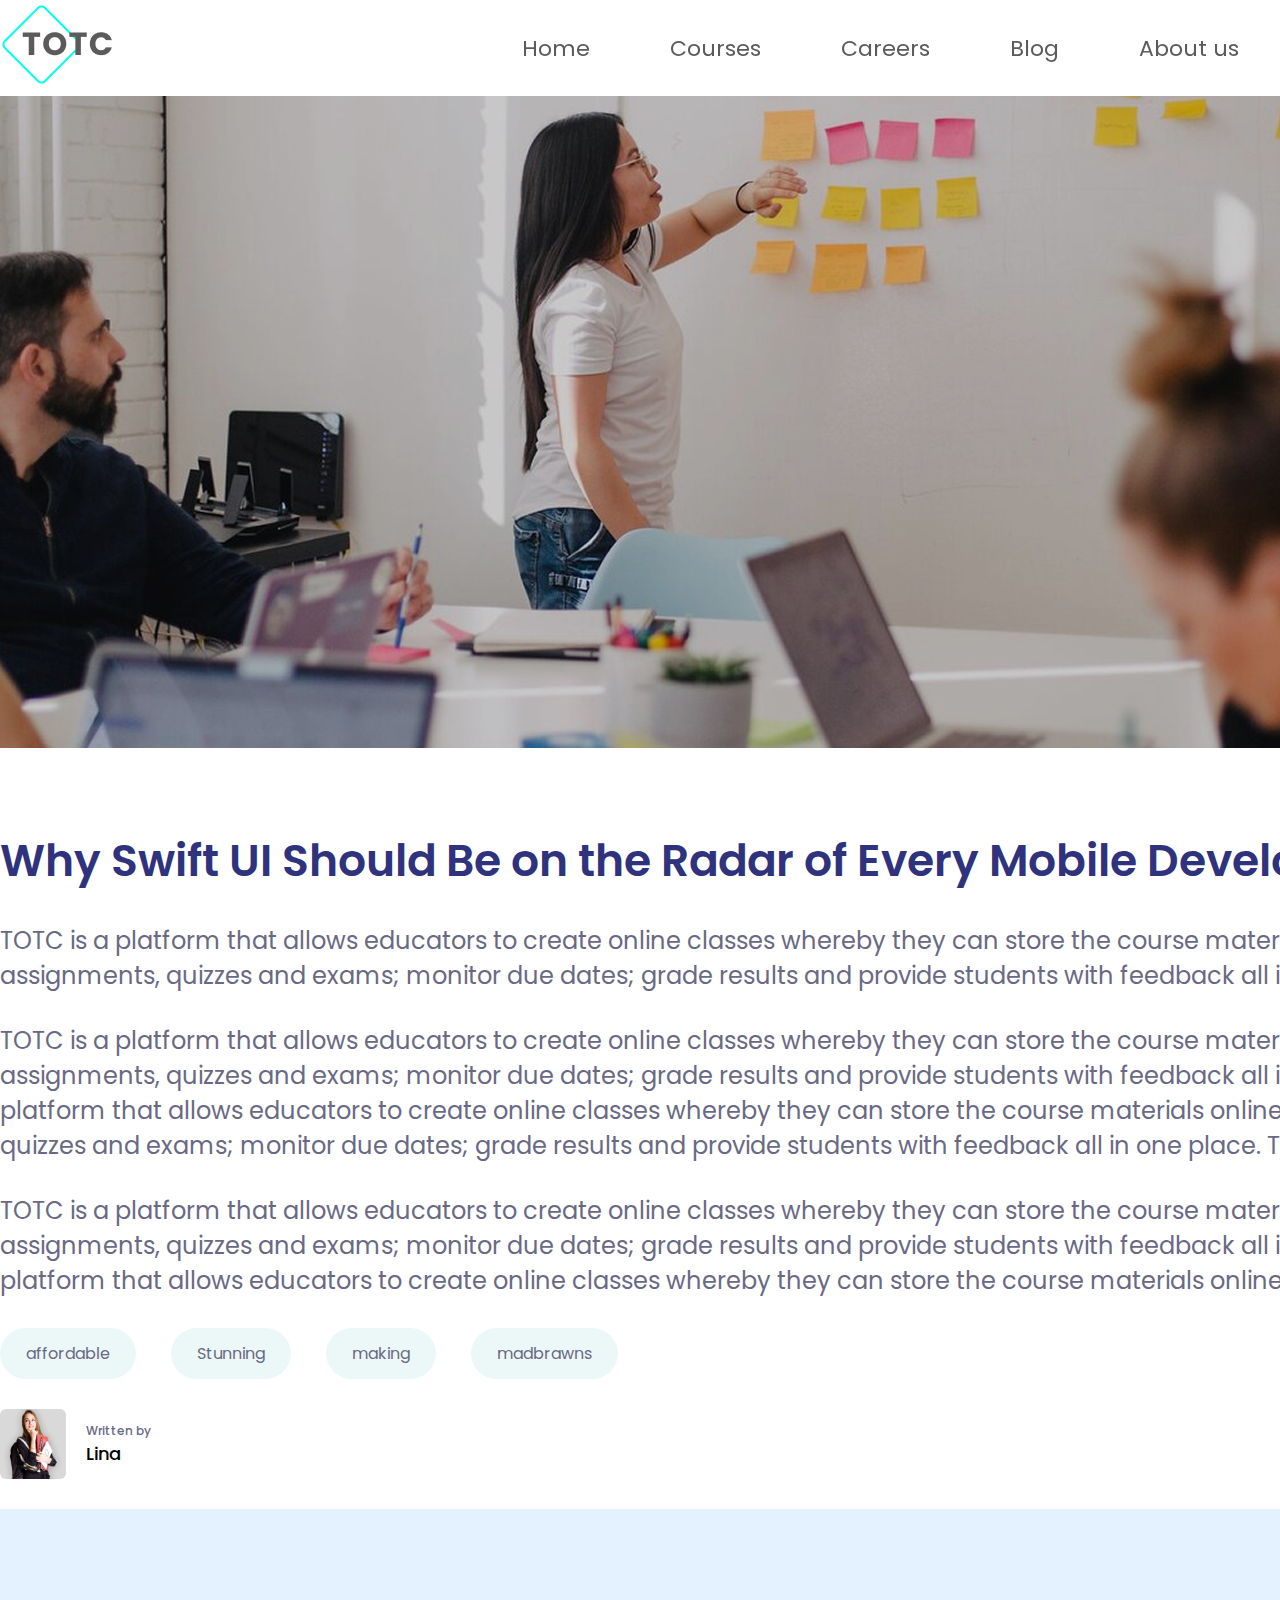
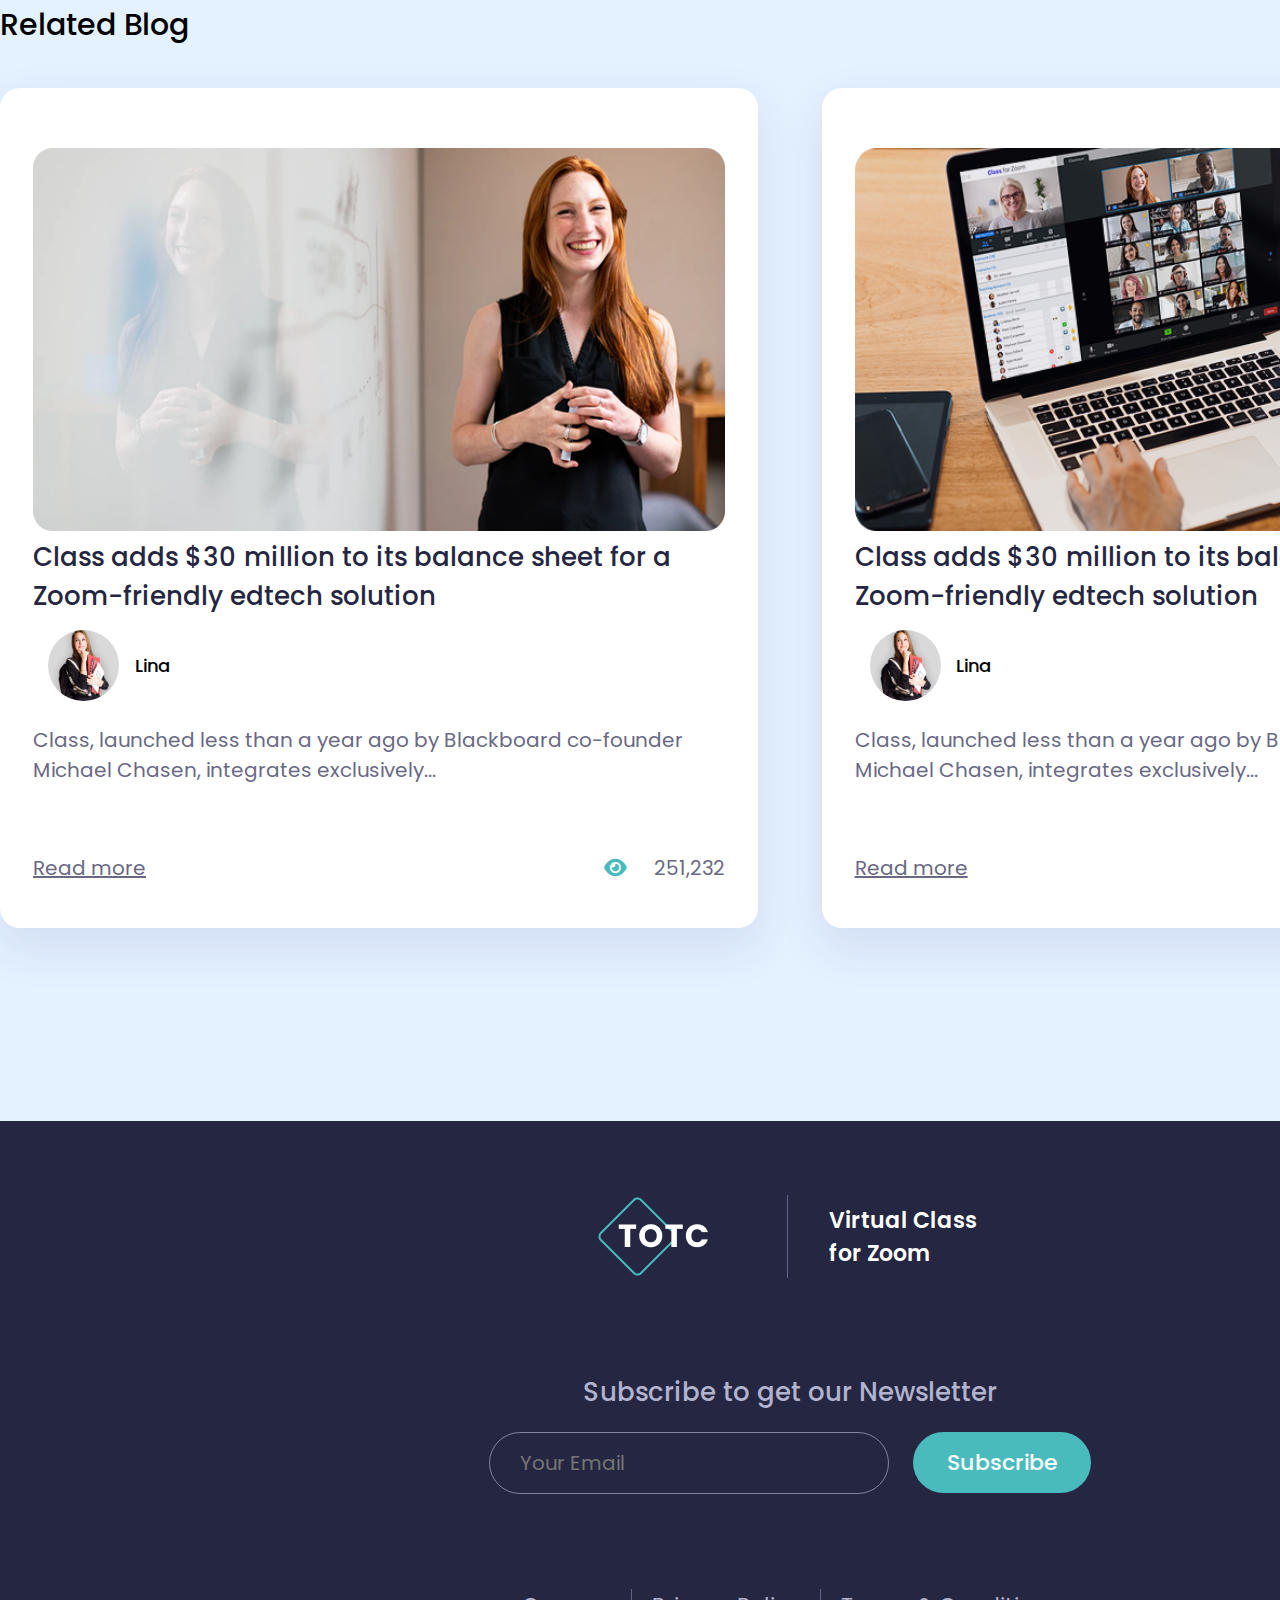
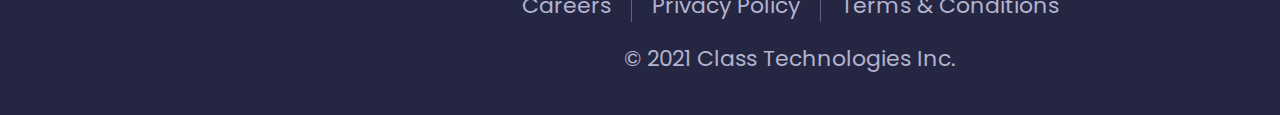
<file: blogdetail.html>
<!DOCTYPE html>
<html lang="en">
<head>
    <meta charset="UTF-8">
    <meta name="viewport" content="width=device-width, initial-scale=1.0">
    <title>Blog details</title>
    <link rel="stylesheet" href="./css/blogdetail.css">
    <link rel="stylesheet" href="./css/global.css">
    <link rel="icon" href="./assets/logo.png">
    <link href="https://fonts.googleapis.com/css2?family=Nunito+Sans:ital,opsz,wght@0,6..12,200..1000;1,6..12,200..1000&family=Poppins:ital,wght@0,100;0,200;0,300;0,400;0,500;0,600;0,700;0,800;0,900;1,100;1,200;1,300;1,400;1,500;1,600;1,700;1,800;1,900&family=Roboto:ital,wght@0,100..900;1,100..900&display=swap" rel="stylesheet">
    <link rel="stylesheet" href="https://cdnjs.cloudflare.com/ajax/libs/font-awesome/6.7.2/css/all.min.css" integrity="sha512-Evv84Mr4kqVGRNSgIGL/F/aIDqQb7xQ2vcrdIwxfjThSH8CSR7PBEakCr51Ck+w+/U6swU2Im1vVX0SVk9ABhg==" crossorigin="anonymous" referrerpolicy="no-referrer" />
</head>
<body>
    <main>
         <!-- header start -->
        <header>
            <nav>
                <div class="container">
                    <a href="index.html"><img src="./assets/logo.png" alt="logo"></a>
                    <ul>
                        <li><a href="index.html">Home</a></li>
                        <li><a href="courses.html">Courses</a></li>
                        <li><a href="careers.html">Careers</a></li>
                        <li><a href="blog.html">Blog</a></li>
                        <li><a href="about.html">About us</a></li>
                        <li><a href="login.html">Login</a><a href="signup">Sign Up</a></li>
                    </ul>
                </div>
            </nav>
        </header>
        <!-- header end -->
        <!-- hero section start -->
        <section id="hero"></section>
        <!-- hero section end -->
        <!-- detail section start -->
        <section id="detail">
            <div class="container">
                <h2>Why Swift UI Should Be on the Radar of Every Mobile Developer</h2>
                <p>TOTC is a platform that allows educators to create online classes whereby they can store the course materials online; manage assignments, quizzes and exams; monitor due dates; grade results and provide students with feedback all in one place.</p>
                <p>TOTC is a platform that allows educators to create online classes whereby they can store the course materials online; manage assignments, quizzes and exams; monitor due dates; grade results and provide students with feedback all in one place. TOTC is a platform that allows educators to create online classes whereby they can store the course materials online; manage assignments, quizzes and exams; monitor due dates; grade results and provide students with feedback all in one place. TOTC is a platform </p>
                <p>TOTC is a platform that allows educators to create online classes whereby they can store the course materials online; manage assignments, quizzes and exams; monitor due dates; grade results and provide students with feedback all in one place. TOTC is a platform that allows educators to create online classes whereby they can store the course materials online; manage </p>
                <div>
                    <span>affordable </span>
                    <span>Stunning</span>
                    <span>making</span>
                    <span>madbrawns</span>
                </div>
                <div>
                    <div>
                        <img src="./assets/girl-thinking.png" alt="">
                        <p>Written by <span>Lina</span></p>
                    </div>
                    <button>Follow</button>
                </div>
            </div>
        </section>
        <!-- detail section end -->
        <!-- related section start -->
        <section id="related">
            <div class="container">
                <div>
                    <h3>Related Blog </h3>
                    <a href="#">See all</a>
                </div>
                <div>
                    <div>
                        <img src="./assets/girl-smiling.png" alt="">
                        <h4>Class adds $30 million to its balance sheet for a Zoom-friendly edtech solution</h4>
                        <div>
                            <img src="./assets/girl-thinking.png" alt="">
                            <h6>Lina</h6>
                        </div>
                        <p>Class, launched less than a year ago by Blackboard co-founder Michael Chasen, integrates exclusively...</p>
                        <div>
                            <a href="blogdetail.html">Read more</a>
                            <p><i class="fa-solid fa-eye"></i> 251,232</p>
                        </div>
                    </div>
                    <div>
                        <img src="./assets/laptop.png" alt="">
                        <h4>Class adds $30 million to its balance sheet for a Zoom-friendly edtech solution</h4>
                        <div>
                            <img src="./assets/girl-thinking.png" alt="">
                            <h6>Lina</h6>
                        </div>
                        <p>Class, launched less than a year ago by Blackboard co-founder Michael Chasen, integrates exclusively...</p>
                        <div>
                            <a href="blogdetail.html">Read more</a>
                            <p><i class="fa-solid fa-eye"></i> 251,232</p>
                        </div>
                    </div>
                </div>
                <div>
                    <button><i class="fa-solid fa-angle-left fa-xl"></i></button>
                    <button><i class="fa-solid fa-angle-right fa-xl"></i></button>
                </div>
            </div>
        </section>
        <!-- related section end -->
         <!-- footer start -->
        <footer>
            <div class="container">
                <div>
                    <img src="./assets/logo2.png" alt="logo">
                    <h5>Virtual Class for Zoom</h5>
                </div>
                <div>
                    <h3>Subscribe to get our Newsletter</h3>
                    <form action="">
                        <input type="email" placeholder="Your Email" autocomplete="off">
                        <button>Subscribe</button>
                    </form>
                </div>
                <div>
                    <ul>
                        <li><a href="#">Careers</a></li>
                        <li><a href="#">Privacy Policy</a></li>
                        <li><a href="#">Terms & Conditions</a></li>
                    </ul>
                    <p>© 2021 Class Technologies Inc.</p>
                </div>
            </div>
        </footer>
        <!-- footer end -->
    </main>
</body>
</html>
</file>
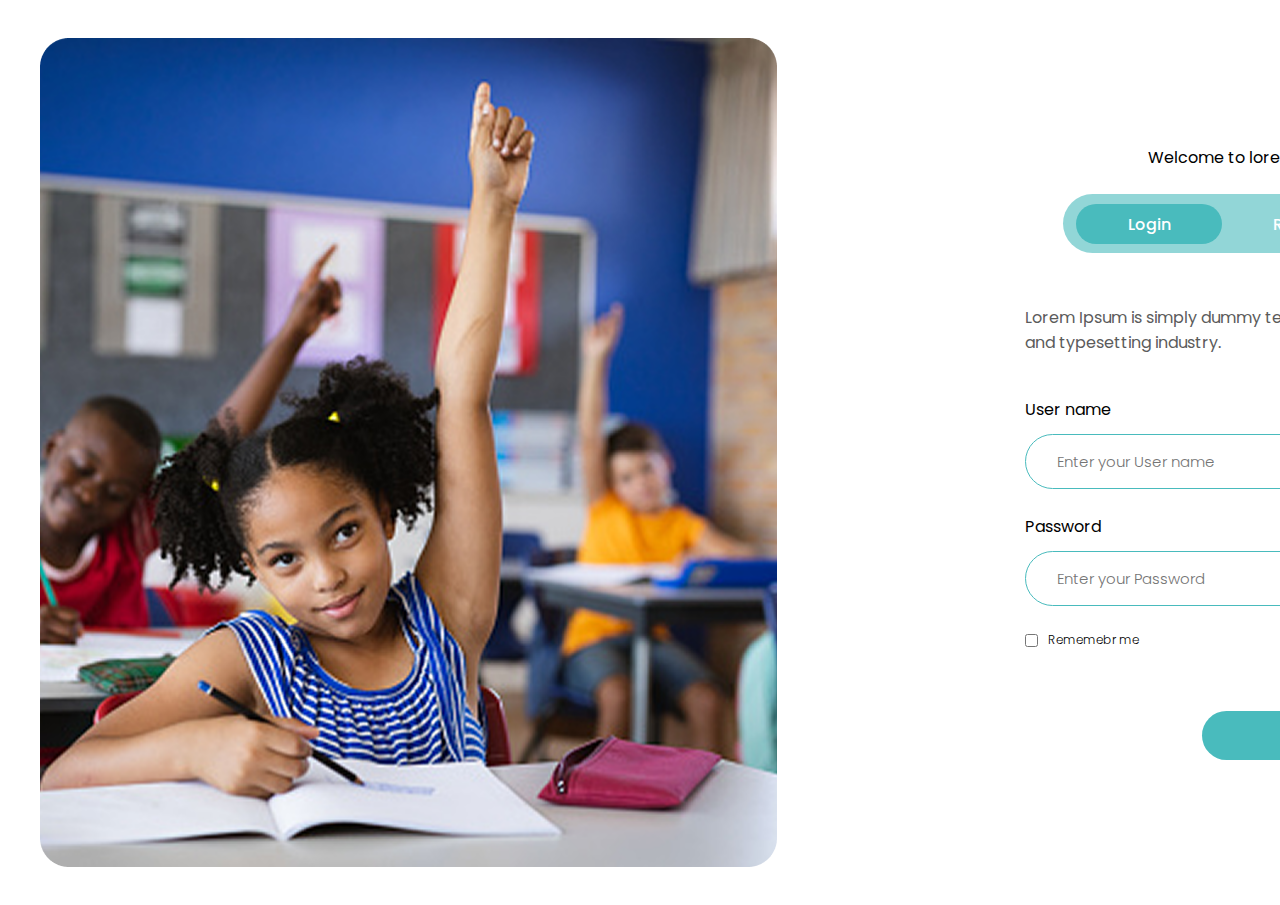
<file: login.html>
<!DOCTYPE html>
<html lang="en">
<head>
    <meta charset="UTF-8">
    <meta name="viewport" content="width=device-width, initial-scale=1.0">
    <title>Login</title>
    <link rel="stylesheet" href="./css/login.css">
    <link rel="stylesheet" href="./css/global.css">
    <link href="https://fonts.googleapis.com/css2?family=Nunito+Sans:ital,opsz,wght@0,6..12,200..1000;1,6..12,200..1000&family=Poppins:ital,wght@0,100;0,200;0,300;0,400;0,500;0,600;0,700;0,800;0,900;1,100;1,200;1,300;1,400;1,500;1,600;1,700;1,800;1,900&family=Roboto:ital,wght@0,100..900;1,100..900&display=swap" rel="stylesheet">
</head>
<body>
    <main>
        <header></header>
        <section>
            <div class="container">
                <img src="./assets/login.png" alt="">
                <div class="login-text">
                    <h6>Welcome to lorem..!</h6>
                    <div>
                        <a href="login.html">Login</a>
                        <a href="signup.html">Register</a>
                    </div>
                    <p>Lorem Ipsum is simply dummy text of the printing and typesetting industry.</p>
                    <form action="">
                        <label for="name">User name</label>
                        <input type="text" name="name" id="name" placeholder="Enter your User name">
                        <label for="pass">Password</label>
                        <input type="password" name="pass" id="pass" placeholder="Enter your Password">
                        <div>
                            <div>
                                <input name="checkbox" id="checkbox" type="checkbox">
                                <label for="checkbox">Rememebr me</label>
                            </div>
                            <a href="#">Forgot Password ?</a>
                        </div>
                        <div>
                            <button>Login</button>
                        </div>
                    </form>
                </div>
            </div>
        </section>
        <footer></footer>
    </main>
</body>
</html>
</file>
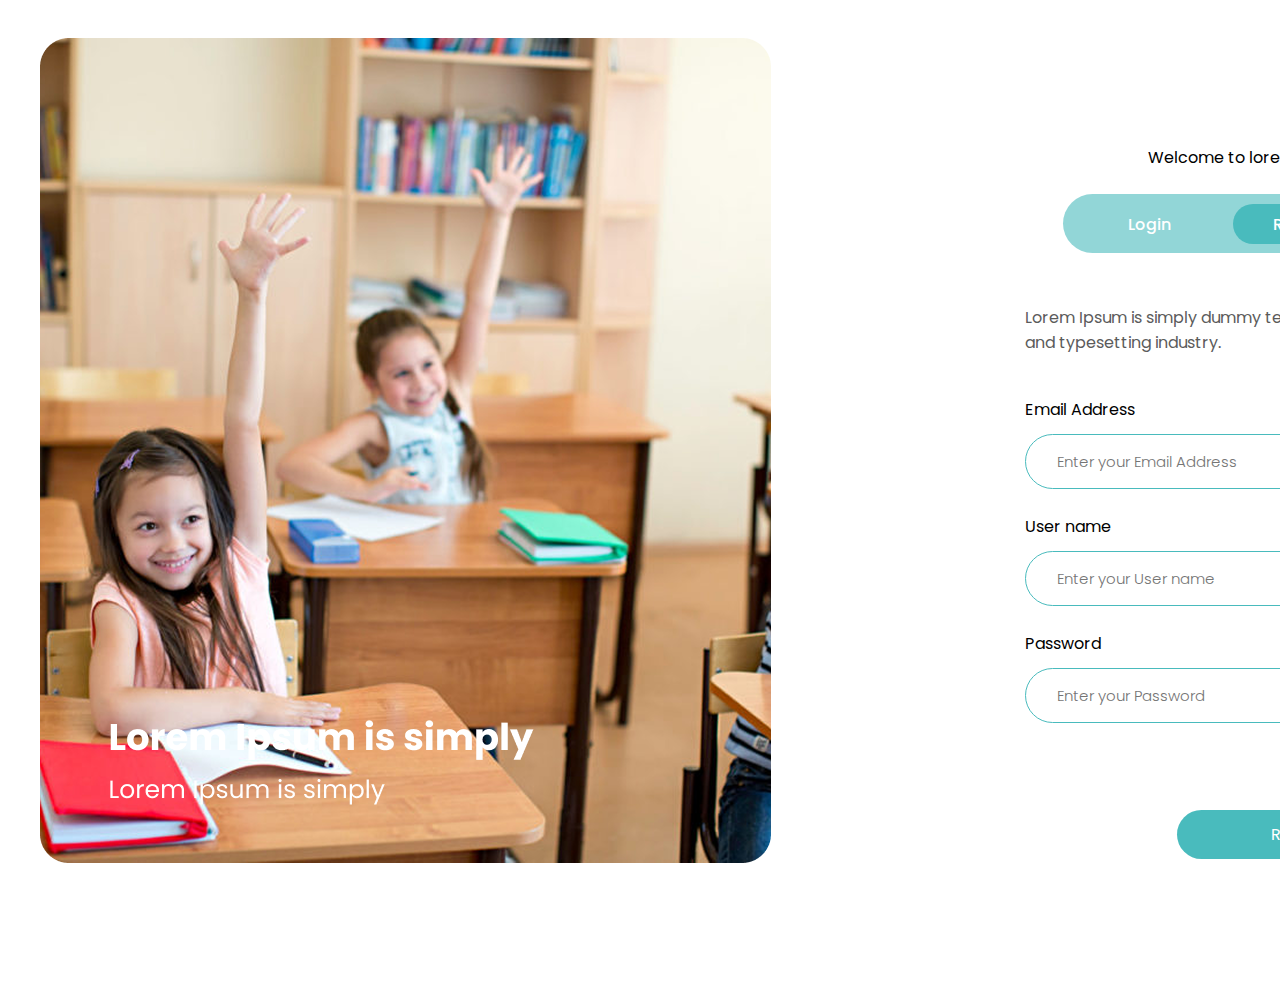
<file: signup.html>
<!DOCTYPE html>
<html lang="en">
<head>
    <meta charset="UTF-8">
    <meta name="viewport" content="width=device-width, initial-scale=1.0">
    <title>signup</title>
    <link rel="stylesheet" href="./css/signup.css">
    <link rel="stylesheet" href="./css/global.css">
    <link href="https://fonts.googleapis.com/css2?family=Nunito+Sans:ital,opsz,wght@0,6..12,200..1000;1,6..12,200..1000&family=Poppins:ital,wght@0,100;0,200;0,300;0,400;0,500;0,600;0,700;0,800;0,900;1,100;1,200;1,300;1,400;1,500;1,600;1,700;1,800;1,900&family=Roboto:ital,wght@0,100..900;1,100..900&display=swap" rel="stylesheet">
</head>
<body>
    <main>
        <header></header>
        <section>
            <div class="container">
                <img src="./assets/signup.png" alt="">
                <div class="signup-text">
                    <h6>Welcome to lorem..!</h6>
                    <div>
                        <a href="login.html">Login</a>
                        <a href="signup.html">Register</a>
                    </div>
                    <p>Lorem Ipsum is simply dummy text of the printing and typesetting industry.</p>
                    <form action="">
                        <label for="email">Email Address</label>
                        <input name="email" id="email" type="email" autocomplete="off" placeholder="Enter your Email Address">
                        <label for="name">User name</label>
                        <input type="text" name="name" id="name" placeholder="Enter your User name">
                        <label for="pass">Password</label>
                        <input type="password" name="pass" id="pass" placeholder="Enter your Password">
                        <div>
                            <button>Register</button>
                        </div>
                    </form>
                </div>
            </div>
        </section>
        <footer></footer>
    </main>
</body>
</html>
</file>
<file: css/global.css>
* {
    margin: 0;
    padding: 0;
    box-sizing: border-box;
    font-family: "Poppins";
}
a {
    text-decoration: none;
}
ol, ul {
    list-style: none;
}
/* header */
header {
    position: fixed;
    top: 0;
    left: 0;
    z-index: 999;
    width: 100%;
}
nav > .container {
    display: flex;
    justify-content: space-between;
    padding: 3px 0;
    align-items: center;
    width: 1665px;
}
nav > .container > ul {
    display: flex;
    gap: 80px;
    align-items: center;
}
nav > .container > ul > li > a {
    font-size: 22px
}
nav > .container > ul > li > a:hover {
    color: gray;
    /* background-color: rgba(0, 0, 0, 0.26); */
}
nav > .container > ul > li:nth-child(6) > a:first-child, nav > .container > ul > li:nth-child(6) {
    display: flex;
    gap: 26px;
}
nav > .container > ul > li:nth-child(6) > a:first-child, nav > .container > ul > li:nth-child(6) > a:last-child{
    width: 160px;
    height: 60px;
    border-radius: 30px;
    display: flex;
    justify-content: center;
    align-items: center;
    box-shadow: 0 20px 24px #00000008;
}
/* hero section */
#hero {
    margin-top: 96px;
}
/* footer */
footer {
    background-color: #252641;
}
footer > .container {
    display: flex;
    flex-direction: column;
    align-items: center;
    padding: 74px 0 40px 0;
    gap: 95px;
}
footer > .container > div:first-child {
    display: flex;
    align-items: center;
    justify-content: space-between;
    width: 388px;
}
footer > .container > div:first-child > img {
    border-right: 1px solid #626381;
    padding-right: 77px;
}
footer > .container > div:first-child > h5 {
    font-size: 22px;
    font-weight: 600;
    color: white;
    padding-left: 41px;
}
footer > .container > div:nth-child(2) > h3 {
    font-size: 26px;
    font-weight: 500;
    color: #B2B3CF;
    text-align: center;
    margin-bottom: 20px;
}
footer > .container > div:nth-child(2) > form > input {
    width: 400px;
    padding: 15px 30px;
    font-size: 20px;
    font-weight: 400;
    color: #83839A;
    background-color: rgba(0, 0, 0, 0);
    border: 1px solid #83839A;
    border-radius: 80px;
    margin-right: 20px;
}
footer > .container > div:nth-child(2) > form > button {
    background-color: #49BBBD;
    color: white;
    font-size: 22px;
    font-weight: 500;
    border-radius: 60px;
    padding: 14px 34px;
    border: none;
}
footer > .container > div:last-child > ul{
    display: flex;
    gap: 20px;
    margin-bottom: 20px;
}
footer > .container > div:last-child > ul > li:nth-child(2){
    padding: 0 20px;
    border-left: 1px solid #626381;
    border-right: 1px solid #626381;
}
footer > .container > div:last-child > ul > li > a, footer > .container > div:last-child > p {
    font-size: 22px;
    font-weight: 400;
    color: #B2B3CF;
}
footer > .container > div:last-child > p {
    text-align: center;
}
@media (max-width: 575px) {
    footer > .container > div:first-child {
        width: 100%;
    }
    footer > .container > div:nth-child(2) > h3 {
        font-size: 20px;
    }
    footer > .container > div:nth-child(2) > form {
        display: flex;
        flex-direction: column;
        align-items: center;
        gap: 20px;
    }
    footer > .container > div:nth-child(2) > form > input {
        width: 100%;
        margin: 0;
    }
    footer > .container > div:last-child > ul > li > a, footer > .container > div:last-child > p {
        font-size: 12px;
    }
    footer > .container {
        padding: 74px 20px 40px 20px;
    }
}
</file>
<file: css/style.css>
/* basic */
.container {
    width: 1580px;
    margin: 0 auto;
}
/* header */
header {
    background-color: #49BBBD;
}
nav > .container > ul > li > a {
    display: flex;
    color: white;
}
nav > .container > ul > li:nth-child(6) > a:first-child {
    background-color: white;
    color: black;
}
nav > .container > ul > li:nth-child(6) > a:last-child {
    background-color: #FFFFFF4D;
}
/* hero section */
#hero {
    background-color:#49BBBD;
    clip-path: circle(203.7% at 50% -211%);
}
#hero > .container {
    display: flex;
    justify-content: space-between;
    width: 1665px;
}
.hero-text {
    width: 40%;
    margin: 222px 0 378px 0;
}
.hero-text > h1 {
    font-size: 54px;
    font-weight: 700;
    color: white;
}
.hero-text > h1 > span {
    color: #F48C06;
}
.hero-text > p {
    font-size: 24px;
    font-family: "Nunito Sans";
    font-weight: 400;
    color: white;
    padding: 34px 0 52px 0;
}
.hero-text > div {
    display: flex;
    gap: 40px;
}
.hero-text > div  > button {
    background-color: #FFFFFF4D;
    border: none;
    padding: 22px 38px;
    color: white;
    border-radius: 50px;
    font-size: 24px;
    font-weight: 600;
}
.hero-text > div > div {
    display: flex;
    align-items: center;
    gap: 32px;
}
.hero-text > div > div > a {
    color: #252641;
    font-size: 24px;
    font-weight: 400;
}
.hero-text > div > div > i {
    display: flex;
    align-items: center;
    justify-content: center;
    background-color: white;
    height: 80px;
    width: 80px;
    border-radius: 50%;
}
/* success section */
#success > .container {
    display: flex;
    flex-direction: column;
    align-items: center;
    padding: 135px;
}
#success > .container > h3 {
    font-size: 48px;
    font-weight: 700;
    color: #010514;
    margin-bottom: 16px;
}
#success > .container > p {
    width: 750px;
    font-size: 18px;
    font-weight: 400;
    color: #010514CC;
}
#success > .container > div {
    display: flex;
    gap: 95px;
    margin-top: 101px
}
#success > .container > div > div {
    display: flex;
    flex-direction: column;
    align-items: center;
}
#success > .container > div > div > h4 {
    font-size: 96px;
    font-weight: 300;
    background: linear-gradient(to right, #136CB5, #49BBBD);
    color: transparent;
    background-clip: text;
}
#success > .container > div > div > h5 {
    font-size: 21px;
    font-weight: 400;
    color: #010514CC;
}
/* cloud section */
#cloud > .container {
    display: flex;
    flex-direction: column;
    align-items: center;
    padding-bottom: 158px;
}
#cloud > .container > h3 {
    font-size: 36px;
    font-weight: 700;
    color: #2F327D;
    margin-bottom: 20px;
}

#cloud > .container > div {
    display: flex;
    gap: 60px;
    margin-top: 160px;
}
#cloud > .container > div > div {
    text-align: center;
    width: 30%;
    padding: 122px 53px 50px 52px;
    position: relative;
    background-color: white;
    border-radius: 20px;
    box-shadow: 0 10px 60px #262D7614;
}
#cloud > .container > div > div > h4 {
    font-size: 30px;
    font-weight: 500;
    color: #2F327D;
    margin-bottom: 24px;
}
#cloud > .container > div > div > p {
    font-size: 20px;
    font-weight: 400;
    color: #696984;
}
#cloud > .container > div > div > img {
    position: absolute;
    left: 50%;
    top: -77px;
    transform: translateX(-50%);
}
/* totc section */
#totc > .container {
    display: flex;
    flex-direction: column;
    align-items: center;
    padding-bottom: 160px;
}
#totc > .container > h3 {
    font-size: 44px;
    font-weight: 600;
    color: #2F327D;
}
#totc > .container > p {
    width: 1101px;
    text-align: center;
    margin: 20px 0 80px 0;
}
#totc > .container > div {
    display: flex;
    gap: 100px;
}
.instructor {
    padding: 135px 154px;
    background: url("../assets/instbg.png") no-repeat center / cover;
    border-radius: 20px;
}
.student {
    padding: 135px 154px;
    border-radius: 20px;
background: url("../assets/student.png") no-repeat center / cover;
}
#totc > .container > div > div > h4 {
    font-size: 32px;
    font-weight: 600;
    color: white;
    margin-bottom: 14px;
}
#totc > .container > div > div > button {
    font-size: 22px;
    font-weight: 500;
    color: white;
    padding: 24px 40px;
    border-radius: 80px;
}
.instructor > button {
    background-color: rgba(0, 0, 0, 0);
    border: 1px solid white;
}
.student > button {
    border: none;
    background-color: #23BDEEE5;
}
/* class section */
#class > .container {
    display: flex;
    justify-content: space-between;
    padding-bottom: 160px;
}
.class-text {
    width: 46%;
    display: flex;
    flex-direction: column;
    gap: 30px;
}
.class-text > h3 {
    font-size: 36px;
    font-weight: 500;
    color: #2F327D;
    position: relative;
}
.class-text > h3::before {
    content: '';
    height: 73px;
    width: 73px;
    border-radius: 50%;
    position: absolute;
    background-color: #33EFA0;
    top: -13px;
    left: -25px;
    z-index: -1;
}
.class-text > p {
    position: relative;
}
.class-text > p::before {
    content: '';
    height: 30px;
    width: 30px;
    border-radius: 50%;
    position: absolute;
    background-color: #33EFA0;
    bottom: 57px;
    right: 5px;
}
.class-text > a {
    text-decoration: underline;
}
.class-img {
    position: relative;
}
.class-img::before {
    content: '';
    height: 138px;
    width: 138px;
    background-color: #23BDEE;
    border-radius: 20px;
    position: absolute;
    top: -24px;
    left: -24px;
    z-index: -1;
}
.class-img::after {
    content: '';
    height: 231px;
    width: 231px;
    background-color: #33EFA0;
    border-radius: 20px;
    position: absolute;
    bottom: -10px;
    right: -20px;
    z-index: -2;
}
.class-img > button {
    position: absolute;
    left: 50%;
    top: 50%;
    transform: translate(-50%, -50%);
    background-color: white;
    height: 70px;
    width: 70px;
    border-radius: 50%;
    box-shadow: 2px 20px 60px #3D9BB91A;
    border: none;
}
/* feature section */
#feature > .container {
    display: flex;
    flex-direction: column;
    align-items: center;
}
#feature > .container > h3 {
    font-size: 36px;
    font-weight: 700;
    color: #2F327D;
    margin-bottom: 20px;
}
#feature > .container > div {
    display: flex;
    justify-content: space-between;
    margin-top: 100px;
    width: 100%;
}
.feature-text {
    width: 33%;
    padding: 177px 0;
}
.feature-text > h2 {
    font-size: 40px;
    font-weight: 600;
    color: #2F327D;
    margin-bottom: 50px;
}
.feature-text > div {
    display: flex;
    gap: 42px;
    align-items: center;
    margin-bottom: 40px;
}
.feature-text > div > span {
    width: 60px;
    height: 60px;
    border-radius: 50%;
    color: #FBFBFB;
    box-shadow: 0 15px 44px #0D0F1C1F;
    display: flex;
    justify-content: center;
    align-items: center;
}
/* tools section */
.tools-text {
    width: 36%;
    padding: 189px 0 114px 0;
}
/* quiz section */
.quiz-text {
    width: 33%;
    padding: 136px 0 247.50px 0;
}
.quiz-text > h3 {
    width: 85%;
}
/* management section */
.management-text {
    width: 40%;
    padding: 152.72px 0 99.82px 0;
}
.management-text > h3 {
    width: 80%;
}
/* discussion section */
#discussion > .container {
    display: flex;
    flex-direction: column;
    align-items: center;
}
.discussion-text {
    width: 32%;
    padding: 115.5px 0;
}
#discussion > .container > button {
    padding: 19px 38px;
    background-color: rgba(0, 0, 0, 0);
    color: #49BBBD;
    border: 1px solid #49BBBD;
    border-radius: 40px;
    font-size: 24px;
    font-weight: 400;
    margin-bottom: 57px;
}
/* explore section */
#explore {
    position: relative;
}
#explore > .container {
    padding: 304px 0 111.59px 0;
}
#explore > .container > h3 {
    font-size: 40px;
    font-weight: 700;
    font-family: "Roboto";
    margin-bottom: 24.27px;
    color: #000000DE;
}
#explore > .container > p {
    font-size: 24px;
    font-weight: 500;
    font-family: "Roboto";
    color: #0000008A;
}
#explore > img {
    position: absolute;
    top: 0;
    left: 0;
    z-index: -4;
}
/* course section */
.course-top {
    display: flex;
    justify-content: space-between;
}
.course-top > h4 {
    font-family: "Roboto";
    font-size: 28px;
    font-weight: 700;
    color: #000000DE;
}
.course-top > h4 > i {
    margin-right: 16.78px;
}
.course-top > a {
    color: #00BCD4;
    font-family: "Roboto";
    font-size: 24px;
    font-weight: 500;
}
.course-top > a > i {
    margin-left: 49.18px;
}
.course-bottom {
    display: flex;
    margin: 41.5px 163px 111.5px 73px;
}
.course-bottom > div {
    height: 418.43px;
    width: 104.39px;
    border-radius: 24px;
    background-color: white;
    box-shadow: 0 3px 49px #0000000F;
    padding: 20px 15px;
    transform: rotate(-10.02deg);
    margin-right: 20px;
}
.course-bottom > div > div{
    height: 100%;
    border-radius: 24px;
    background-color: #CCFABC;
    padding: 28px 12px;
}
.course-bottom > div > div > div {
    height: 100%;
    border-radius: 20px;
    color: white;
    font-family: "Roboto";
    font-size: 24px;
    font-weight: 500;
    display: flex;
    justify-content: center;
    align-items: center;
}
.course-bottom > img {
    margin: 0 43px;
}
#course2 img {
    order: 5;
}
#course2 > .container > .course-bottom > div:nth-child(5) {
    order: 6;
}
#course2 > .container > .course-bottom > div:nth-child(6) {
    order: 7;
}
#course2 > .container > .course-bottom > div:nth-child(7) {
    order: 8;
}
#course3 > .container > .course-bottom > img {
    order: 2;
}
#course3 > .container > .course-bottom > div{
    order: 3;
}
#course3 > .container > .course-bottom > div:first-child {
    order: 1;
}
.course-bottom > div > div > div > p {
    transform: rotate(90deg);
}
.course-bottom > div:first-child > div > div {
    background-color: #FF6F00;
}
.course-bottom > div:nth-child(2) > div > div {
    background-color: #FF8374;
}
.course-bottom > div:nth-child(3) > div > div {
    background-color: #B45A1B;
}
.course-bottom > div:nth-child(4) > div > div {
    background-color: #FFB300;
}
.course-bottom > div:nth-child(5) > div > div {
    background-color: #C583FF;
}
.course-bottom > div:nth-child(6) > div > div  {
    background-color: #00A8FF;
}
.course-bottom > div:nth-child(7) > div > div {
    background-color: #6DB4A7;
}
/* testimonial section */
#testimonial > .container {
    display: flex;
    justify-content: space-between;
    padding: 129.11px 0 150px 0;
}
.testimony-text {
    width: 40%;
}
.testimony-text > div {
    display: flex;
    align-items: center;
    gap: 30px;
    margin-bottom: 32px;
}
.testimony-text > div > h5 {
    font-family: "Nunito Sans";
    font-size: 20px;
    font-weight: 400;
    color: #525596;
    letter-spacing: 2px;
}
.testimony-text > div > span {
    background-color: #525596;
    height: 1px;
    width: 80px;
}
.testimony-text > h3 {
    font-family: "Nunito Sans";
    font-size: 60px;
    font-weight:700;
    color: #2F327D;
    margin-bottom: 29px;
}
.testimony-text > p {
    font-size: 26px;
    font-weight: 400;
    color: #696984;
    margin-bottom: 30px;
}
.testimony-text > button {
    border: 1px solid #49BBBD;
    background-color: rgba(0, 0, 0, 0);
    padding: 23px 38px;
    font-size: 22px;
    font-weight: 400;
    color: #49BBBD;
    border-radius: 80px;
}
.testimony-img {
    position: relative;
}
.testimony-img > img {
    margin-right: 190px;
}
.testimony-img > div {
    width: 680px;
    position: absolute;
    padding: 41px 42px 42px 87px;
    background-color: white;
    box-shadow: 2px 4px 60px #292C7C1A;
    bottom: -114px;
    right: 0;
    border-radius: 20px;
}
.testimony-img > div > p {
    font-family: "Nunito Sans";
    font-size: 22px;
    font-weight: 400;
    color: #5F5F7E;
    margin-bottom: 31px;
}
.testimony-img > div > div {
    display: flex;
    justify-content: space-between;
    align-items: center;
}
.testimony-img > div > div > h6 {
    font-family: "Nunito Sans";
    font-size: 24px;
    font-weight: 600px;
    color: #5F5F7E;
}
.testimony-img > div > div > div > p {
    font-size: 18px;
    font-family: "Nunito Sans";
    font-weight: 600;
    color: #80819A;
}
.testimony-img > button {
    position: absolute;
    color: #1EA4CE;
    width: 80px;
    height: 80px;
    border-radius: 50%;
    border: none;
    background-color: white;
    box-shadow: 0 4px 60px #292C7C26;
    top: 50%;
    right: 18%;
}
/* news section */
#news > .container {
    display: flex;
    flex-direction: column;
    align-items: center;
}
#news > .container > h3 {
    font-family: "Nunito Sans";
    font-size:36px;
    font-weight: 700px;
    color: #2F327D;
    margin-bottom: 20px;
}
#news > .container > p {
    font-family: "Nunito Sans";
}
#news > .container > div {
    display: flex;
    justify-content: space-between;
    margin-top: 100px;
}
#news > .container > div > div:first-child {
    display: flex;
    flex-direction: column;
    gap: 20px;
    width: 40%;
}
#news > .container > div > div > h6 {
    background-color: #49BBBD;
    height: 40px;
    width: 130px;
    color: white;
    font-size: 20px;
    font-weight: 500;
    padding: 5px 35px;
    border-radius: 40px;
}
#news > .container > div > div > h4 {
    font-size: 26px;
    font-weight: 500;
    color: #252641;
}
#news > .container > div > div > p, #news > .container > div > div > a, #news > .container > div > div > div > div > p {
    font-size: 20px;
    font-weight: 400;
    color: #696984;
}
#news > .container > div > div > a {
    text-decoration: underline;
}
#news > .container > div > div:last-child {
    width: 50%;
    display: flex;
    flex-direction: column;
    gap: 50px;
}
#news > .container > div > div > div {
    display: flex;
    gap: 40px;
}
#news > .container > div > div > div > div > h5 {
    font-size: 22px;
    font-weight: 500;
    color: #252641;
    margin-bottom: 20px;
}
/* common */
.tools-text > h3, .quiz-text > h3, .management-text > h3, .discussion-text > h3 {
    font-size: 40px;
    font-weight: 600;
    color: #2F327D;
    margin-bottom: 20px;
}
.tools-text > h3 > span, .quiz-text > h3 > span, .management-text > h3 > span, .discussion-text > h3 > span, #feature > .container > h3 > span, .feature-text > h2 > span, #totc > .container > h3 > span, .class-text > h3 > span, #cloud > .container > h3 > span {
    color: #00CBB8;
}   
.tools-text > p, .quiz-text > p, .management-text > p, .discussion-text > p, .class-text > a {
    font-size: 22px;
    font-weight: 400;
    color: #696984;
}
#tools > .container, #quiz > .container, #management > .container, #discussion > .container > .discussion-main {
    display: flex;
    justify-content: space-between;
    padding-bottom: 160px;
}
#feature > .container > p, .class-text > p, #totc > .container > p, #cloud > .container > p, #news > .container > p {
    font-size: 24px;
    font-weight: 400;
    color: #696984;
}
</file>
<file: css/responsive.css>
@media (max-width: 575px) {
    .container {
        width: 100%;
        padding: 20px;
    }
    header {
        display: none;
    }
    /* nav > .container {
        display: flex;
        justify-content: space-around;
        padding: 20px;
        align-items: center;
        width: 100%;
    } */
    #hero {
        background-color: #49BBBD;
        clip-path: circle(203.7% at 50% -61%);
    }
    #hero > .container {
        width: 100%;
        flex-direction: column;
        align-items: center;
    }
    .hero-text {
        width: 100%;
        margin: 0;
    }
    .hero-text > h1 {
        font-size: 36px;
    }
    .hero-text > div {
        flex-direction: column;
    }
    .hero-text > div > button {
        padding: 16px 44px;
    }
    .hero-text > p {
        font-size: 18px;
        padding: 10px 0 34px 0;
    }
    .hero-text > div > div > a {
        font-size: 23px;
    }
    .hero-img > img {
        width: 95%;
    }
    #success > .container {
        padding: 100px 20px;
    }
    #success > .container > p {
        width: 100%;
        text-align: center;
    }
    #success > .container > div {
        flex-direction: column;
        gap: 50px;
    }
    #cloud > .container > h3, #cloud > .container > p {
        text-align: center;
    }
    #cloud > .container > p {
        font-size: 22px;
    }
    #cloud > .container > div > div {
        text-align: center;
        width: 100%;
        padding: 117px 40px 52px 40px;
    }
    #cloud > .container > div {
        flex-direction: column;
        gap: 135px;
    }
    #totc > .container > p {
        width: 100%;
        font-size: 19px;
    }
    #totc > .container > h3 {
        font-size: 38px;
    }
    #totc > .container > div {
        flex-direction: column;
    }
    .instructor, .student {
        width: 100%;
        padding: 74px 46px
    }
    #class > .container {
        flex-direction: column;
    }
    .class-text {
        width: 100%;
        text-align: center;
        padding-bottom: 50px;
    }
    .class-img {
        width: 100%;
    }
    .class-img:before {
        height: 107px;
        width: 107px;
    }
    .class-img > img {
        width: 100%;
    }
    .class-img:after {
        height: 140px;
        width: 140px;
    }
    #feature > .container > p {
        text-align: center;
    }
    #feature > .container > div {
        margin-top: 50px;
        flex-direction: column;
        gap: 20px;
    }
    .feature-text {
        width: 100%;
        order: 1;
        padding: 0 20px;
    }
    .feature-img {
        width: 100%;
        order: 2;
    }
    .feature-img > img {
        width: 100%;
    }
    .feature-text > h2 {
        font-size: 35px;
    }
    .tools-text {
        width: 100%;
        padding: 0 20;
        text-align: center;
    }
    #tools > .container, #quiz > .container, #management > .container, #discussion > .container > .discussion-main {
        flex-direction: column;
        padding-bottom: 60px;
    }
    .tools-text > h3 {
        font-size: 34px;
    }
    .tools-text > p {
        font-size: 18px;
    }
    #tools > .container > img {
        width: 100%;
    }
    #quiz > .container > img {
        order: 2;
    }
    .quiz-text {
        width: 100%;
        padding: 50px 0;
        order: 1;
    }
    .management-text {
        width: 100%;
        padding: 0 0 50px 0;
        
    }
    .tools-text > h3, .quiz-text > h3, .management-text > h3, .discussion-text > h3 {
        font-size: 31px;
    }
    #discussion > .container {
        display: block;
    }
    .discussion-main > img {
        order: 2;
    }
    .discussion-text {
        width: 100%;
        padding: 40px 0;
        order: 1;
    }
    #explore > .container {
        padding: 304px 20px 111.59px 20px;
    }
    #explore > img {
        width: 100%;
        height: 760%;
    }
    .course-top {
        align-items: center;
        margin-bottom:  30px;
    }
    .course-top > h4 > i {
        margin-right: 8.78px;
    }
    .course-top > a {
        font-size: 19px;
    }
    .course-top > a > i {
        margin-left: 16.18px;
    }
    .course-top > h4 {
        font-size: 23px;
    }
    .course-bottom {
        flex-direction: column;
        gap: 20px;
        margin: 0;
    }
    .course-bottom > div {
        width: 100%;
        height: 102.39px;
        padding: 15px 20px;
        transform: none;
    }
    .course-bottom > div > div {
        padding: 12px 28px;
    }
    .course-bottom > div > div > div > p {
        transform: none;
    }
    .course-bottom > img {
        margin: 0;
        width: 100%;
    }
    #testimonial > .container {
        flex-direction: column;
        padding: 90px 20px;
    }
    .testimony-img {
        width: 100%;
        order: 1;
    }
    .testimony-img > img {
        margin: 0;
        width: 100%;
    }
    .testimony-img > div {
        width: 80%;
        padding: 20px 30px;
    }
    .testimony-img > div > p {
        font-size: 17px;
    }
    .testimony-text {
        margin-top: 150px;
        width: 100%;
        order: 2;
    }
    .testimony-text > h3 {
        font-size: 50px;
    }
    .testimony-text > p {
        font-size: 21px;
    }
    .testimony-text > button {
        font-size: 19px;
    }
    .testimony-img > div > div > h6 {
        font-size: 17px;
    }
    .testimony-img > div > div > div {
        width: 50%;
    }
    .testimony-img > div > div > div > p {
        font-size: 15px;
    }
    #news > .container > div {
        flex-direction: column;
    }
    #news > .container > div > div:first-child, #news > .container > div > div:last-child{
        width: 100%;
        gap: 35px;
    }
    #news > .container > div > div:first-child > img {
        width: 100%;
    }
    #news > .container > div > div:last-child {
        margin-top: 40px;
    }
    #news > .container > div > div > div {
        gap: 25px;
    }
    #news > .container > div > div > div > img {
        width: 30%;
    }
    #news > .container > div > div > div  > div > h5 {
        font-size: 15px;
        margin-bottom: 5px;
    }
    #news > .container > div > div > div > div > p {
        font-size: 15px;
    }
}
</file>
<file: css/blog.css>
/* basic */
.container {
    width: 1580px;
    margin: 0 auto;
}
/* header */
header {
    background-color: white;
}
nav > .container > ul > li > a {
    color: #5B5B5B;
}
/* hero section */
#hero {
    background-color: #9dccff47;
}
#hero > .container {
    display: flex;
    justify-content: space-between;
    padding: 70px 0;
}
.hero-text {
    width: 40%;
    padding-bottom: 30.88px;
}
.hero-text > h5 {
    font-size: 24px;
    font-weight: 400;
    color: #000000;
}
.hero-text > h5 > span {
    color: #49BBBD;
    font-weight: 700;
}
.hero-text > h1 {
    font-size: 44px;
    font-weight: 600;
    color: #2F327D;
    margin: 24px 0 14px 0;
}
.hero-text > p {
    font-size: 24px;
    font-weight: 400;
    color: #696984;
}
.hero-text > a {
    width: 236px;
    display: block;
    font-size: 16px;
    font-weight: 700;
    color: white;
    padding: 20px 40px;
    background-color: #49BBBD;
    border-radius: 12px;
    border: none;
    margin-top: 25px;
}
#hero > .container > img {
    width: 779px;
}
/* list section */
#list > .container {
    padding: 80px 0;
}
#list > .container > h3 {
    font-size: 30px;
    font-weight: 700;
    color: #000000CC;
    margin-bottom: 26px;
}
#list > .container > div {
    display: flex;
    justify-content: space-between;
}
/* related section + parts of marketing section */
#related {
    background-color: #9dccff47;
}
#related > .container {
    padding: 93px 0 66px 0;
}
#related > .container > div, #marketing > .container > div  {
    display: flex;
    justify-content: space-between;
}
#related > .container > div > h3, #marketing > .container > div > h3 {
    font-size: 30px;
    font-weight: 500;
    color: #000000;
}
#related > .container > div > a, #marketing > .container > div > a {
    color: #49BBBD;
    font-size: 20px;
    font-weight: 700;
}
#related > .container > div:first-child {
    margin-bottom: 40px;
}
#related > .container > div > div {
    background-color: white;
    border-radius: 20px;
    box-shadow: 0 18.83px 47.08px #2F327D1A;
    padding: 60px 33px 0 33px;
    width: 48%;
}
#related > .container > div > div > img {
    width: 100%;
    height: 382.5px;
}
#related > .container > div > div > h4 {
    font-size: 26px;
    font-weight: 500;
    color: #252641;
    margin-bottom: 14.62px;
}
#related > .container > div > div > div:nth-child(3) {
    width: 22%;
    display: flex;
    justify-content: space-evenly;
    align-items: center;
}
#related > .container > div > div > div:nth-child(3) > img {
    width: 70.84px;
    height: 70.84px;
    background-color: #D9D9D9;
    border-radius: 50%;
    object-fit: cover;
}
#related > .container > div > div > div:nth-child(3) > h6, #marketing > .container > div > div > div > div > h6 {
    font-size: 18px;
    font-weight: 500;
    color: #000000;
}
#related > .container > div > div > p, #related > .container > div > div > div:nth-child(5) > a, #related > .container > div > div > div:nth-child(5) > p {
    font-size: 20px;
    font-weight: 400;
    color: #696984;
    padding: 23.61px 0 45px 0;
}
#related > .container > div > div > div:nth-child(5) {
    display: flex;
    justify-content: space-between;
    align-items: center;
}
#related > .container > div > div > div:nth-child(5) > a {
    text-decoration: underline;
}
#related > .container > div > div > div:nth-child(5) > p > i {
    color: #49BBBD;
    margin-right: 22.5px;
}
#related > .container > div:last-child {
    justify-content: end;
    gap: 20px;
    margin-top: 73px;
}
#related > .container > div:last-child > button {
    background-color: #49BBBD;
    padding: 17px 19px;
    border-radius: 4px;
    color: white;
    border: none;
}
/* marketing section */
#marketing > .container {
    padding: 80px 0 171px 0;
}
#marketing > .container > div > div {
    padding: 20px 20px 35px 20px;
    background-color: white;
    border-radius: 20px;
    width: 23%;
    box-shadow: 0 18.83px 47.08px #2F327D1A;
    display: flex;
    flex-direction: column;
    gap: 20px;
}
#marketing > .container > div > div > img {
    width: 100%;
    height: 239px;
}
#marketing > .container > div > div > div > p {
    font-size: 14px;
    font-weight: 500;
    color: #696984;
}
#marketing > .container > div > div > h4 {
    font-size: 24px;
    font-weight: 500;
    color: #252641;
}
#marketing > .container > div > div > p {
    line-height: 180%;
    color: #696984;
    font-size: 18px;
    font-weight: 400;
}
#marketing > .container > div > div > div {
    display: flex;
    justify-content: space-between;
}
#marketing > .container > div > div > div > div {
    display: flex;
    justify-content: space-between;
    align-items: center;
    width: 28%;
}
#marketing > .container > div > div > div > div > img {
    width: 44.37px;
    height: 44.25px;
    background-color: #D9D9D9;
    border-radius: 50%;
    object-fit: cover;
}
#marketing > .container > div > div > div > div > span:first-child {
    font-size: 18px;
    font-weight: 300;
    color: #00000080;
    font-style: italic;
    text-decoration: line-through;
}
#marketing > .container > div > div > div > div > span:last-child {
    font-size: 24px;
    font-weight: 700;
    color: #49BBBD;
}
@media (max-width:575px) {
    .container {
        width: 100%;
        padding: 20px;
    }
    header {
        display: none;
    }
    #hero > .container {
        flex-direction: column;
        padding: 50px 20px;
    }
    .hero-text {
        width: 100%;
        text-align: center;
    }
    .hero-text > h5 {
        font-size: 19px;
    }
    .hero-text > h1 {
        font-size: 31px;
    }
    .hero-text > p {
        font-size: 16px;
    }
    #hero > .container > img {
        width: 100%;
    }
    #list > .container {
        padding: 80px 20px;
    }
    #list > .container > h3 {
        text-align: center;
    }
    #list > .container > div {
        flex-direction: column;
        gap: 40px;
        align-items: center;
    }
    #list > .container > div > img {
        width: 95%;
    }
    #related > .container {
        padding: 93px 20px 66px 20px;
    }
    #related > .container > div:nth-child(2),  #marketing > .container > div:nth-child(2) {
        flex-direction: column;
        gap: 40px;
        align-items: center;
    }
    #related > .container > div > div, #marketing > .container > div > div  {
        padding: 30px 22px 20px 22px;
        width: 95%;
    }
    #related > .container > div > div > img {
        height: auto;
        border-radius: 14px;
    }
    #related > .container > div > div > h4 {
        font-size: 22px;
        margin-bottom: 7.62px;
    }
    #related > .container > div > div > p, #related > .container > div > div > div:nth-child(5) > a, #related > .container > div > div > div:nth-child(5) > p {
        font-size: 16px;
        padding: 12.61px 0 18px 0;
    }
    #related > .container > div > div > div:nth-child(3) > img {
        width: 47.84px;
        height: 48.84px;
    }
    #related > .container > div > div > div:nth-child(3) {
        width: 37%;
    }
    #marketing > .container {
        padding: 80px 20px 171px 20px;
    }
    #marketing > .container > div {
        align-items: center;
    }
    #related > .container > div > h3, #marketing > .container > div > h3 {
        font-size: 23px;
    }
    #marketing > .container > div > div > div > div > img {
        width: 32.37px;
        height: 32.25px;
    }
}
</file>
<file: css/blogdetail.css>
/* basic */
.container {
    width: 1580px;
    margin: 0 auto;
}
/* header */
header {
    background-color: white;
}
nav > .container > ul > li > a {
    color: #5B5B5B;
}
/* hero section */
#hero {
    background: url("../assets/meeting.png") no-repeat center / cover;
    height: 652px;
    width: 100%;
}
/* detail section */
#detail > .container {
    padding: 80px 0 30px 0;
    display: flex;
    flex-direction: column;
    gap: 30px;
}
#detail > .container > h2 {
    font-size: 44px;
    font-weight: 600;
    color: #2F327D;
}
#detail > .container > p {
    font-size: 24px;
    font-weight: 400;
    color: #696984;
}
#detail > .container > div:nth-child(5) {
    display: flex;
    gap: 35px;
}
#detail > .container > div > span {
    color: #696984;
    font-size: 16px;
    font-weight: 400;
    background-color: #49BBBD1A;
    padding: 13px 26px;
    border-radius: 36px;
}
#detail > .container > div:last-child {
    display: flex;
    justify-content: space-between;
}
#detail > .container > div > div {
    display: flex;
    gap: 20px;
    width: 11%;
    align-items: center;
}
#detail > .container > div > div > p {
    font-size: 12px;
    font-weight: 500;
    color: #696984;
}
#detail > .container > div > div > p > span {
    font-size: 18px;
    color: black;
}
#detail > .container > div > div > img {
    width: 77px;
    height: 70px;
    background-color: #D9D9D9;
    object-fit: cover;
    border-radius: 6px;
}
#detail > .container > div > button {
    font-size: 16px;
    font-weight: 700;
    color: #49BBBD;
    border: 1px solid #49BBBD;
    padding: 12px 120px;
    border-radius: 10px;
    background-color: #00000000;
}
/* related section */
#related {
    background-color: #9dccff47;
}
#related > .container {
    padding: 93px 0 66px 0;
}
#related > .container > div {
    display: flex;
    justify-content: space-between;
}
#related > .container > div > h3 {
    font-size: 30px;
    font-weight: 500;
    color: #000000;
}
#related > .container > div > a {
    color: #49BBBD;
    font-size: 20px;
    font-weight: 700;
}
#related > .container > div:first-child {
    margin-bottom: 40px;
}
#related > .container > div > div {
    background-color: white;
    border-radius: 20px;
    box-shadow: 0 18.83px 47.08px #2F327D1A;
    padding: 60px 33px 0 33px;
    width: 48%;
}
#related > .container > div > div > img {
    width: 100%;
    height: 382.5px;
}
#related > .container > div > div > h4 {
    font-size: 26px;
    font-weight: 500;
    color: #252641;
    margin-bottom: 14.62px;
}
#related > .container > div > div > div:nth-child(3) {
    width: 22%;
    display: flex;
    justify-content: space-evenly;
    align-items: center;
}
#related > .container > div > div > div:nth-child(3) > img {
    width: 70.84px;
    height: 70.84px;
    background-color: #D9D9D9;
    border-radius: 50%;
    object-fit: cover;
}
#related > .container > div > div > div:nth-child(3) > h6 {
    font-size: 18px;
    font-weight: 500;
    color: #000000;
}
#related > .container > div > div > p, #related > .container > div > div > div:nth-child(5) > a, #related > .container > div > div > div:nth-child(5) > p {
    font-size: 20px;
    font-weight: 400;
    color: #696984;
    padding: 23.61px 0 45px 0;
}
#related > .container > div > div > div:nth-child(5) {
    display: flex;
    justify-content: space-between;
    align-items: center;
}
#related > .container > div > div > div:nth-child(5) > a {
    text-decoration: underline;
}
#related > .container > div > div > div:nth-child(5) > p > i {
    color: #49BBBD;
    margin-right: 22.5px;
}
#related > .container > div:last-child {
    justify-content: end;
    gap: 20px;
    margin-top: 73px;
}
#related > .container > div:last-child > button {
    background-color: #49BBBD;
    padding: 17px 19px;
    border-radius: 4px;
    color: white;
    border: none;
}
@media (max-width: 575px) {
    .container {
        width: 100%;
        padding: 20px !important;
    }
    header {
        display: none;
    }
    #hero {
        margin: 0 !important;
        height: 273px;
    }
    #detail > .container > h2 {
        font-size: 34px;
    }
    #detail > .container > p {
        font-size: 20px;
    }
    #detail > .container > div:nth-child(5) {
        flex-wrap: wrap;
    }
    #detail > .container > div:last-child {
        flex-direction: column;
        gap: 20px;
    }
    #related > .container > div {
        flex-direction: column;
        gap: 20px;
    }
    #related > .container > div > div {
        width: 100%;
        padding: 30px 22px 0 22px;
    }
    #related > .container > div > div > img {
        height: 200px;
    }
}
</file>
<file: css/login.css>
/* basic */
.container {
    width: 1580px;
    margin: 0 auto;
}
/* login section */
section > .container {
    display: flex;
    justify-content: space-between;
    padding: 38px 40px;
}
.login-text {
    display: flex;
    flex-direction: column;
    align-items: center;
    width: 27%;
    margin: 107px 110px;
}
.login-text > h6 {
    font-size: 16px;
    font-weight: 400;
    color: black;
}
.login-text > div {
    background-color: #49BBBD99;
    height: 59px;
    width: 329px;
    border-radius: 33px;
    padding: 10px 13px;
    display: flex;
    justify-content: space-between;
    margin: 24px 0 52px 0;
}
.login-text > div > a {
    color: white;
    font-size: 16px;
    font-weight: 500;
    width: 146px;
    height: 40px;
    display: flex;
    justify-content: center;
    align-items: center;
}
.login-text > div > a:first-child{
    background-color: #49BBBD;
    border-radius: 33px;
}
.login-text > div > a:last-child:hover{
    background-color: #49bbbd42;
    border-radius: 33px;
}
.login-text > p {
    font-size: 16px;
    font-weight: 400;
    color: #5B5B5B;
    margin-bottom: 42px;
}
form > label {
    font-size: 16px;
    font-weight: 400;
    color: black;
}
form > input {
    width: 100%;
    border: 1px solid #49BBBD;
    padding: 15px 31px;
    font-size: 15px;
    font-weight: 300;
    color: #ACACAC;
    border-radius: 40px;
    margin: 12px 0 25px 0;
}
form > div:nth-child(5) {
    display: flex;
    justify-content: space-between;
}
form > div:nth-child(5)  > div {
    display: flex;
    align-items: center;
    gap: 10px;
}
form > div > a, form > div > div > label {
    font-size: 12px;
    font-weight: 300;
    color: black;
}
form > div:last-child {
    display: flex;
    justify-content: end;
}
form > div > button {
    padding: 12px 94px;
    font-size: 16px;
    font-weight: 400;
    color: white;
    border-radius: 36px;
    border: none;
    background-color: #49BBBD;
    margin-top: 62px;
}
@media (max-width: 575px) {
    .container {
        width: 100%;
        padding: 133px 22px;
    }
    section > .container > img {
        display: none;
    }
    .login-text {
        width: 100%;
        margin: 0;
    }
}
</file>
<file: css/signup.css>
/* basic */
.container {
    width: 1580px;
    margin: 0 auto;
}
/* signup section */
section > .container {
    display: flex;
    justify-content: space-between;
    padding: 38px 40px;
}
section > .container > img {
    width: 731px;
    height: 825px;
}
.signup-text {
    display: flex;
    flex-direction: column;
    align-items: center;
    width: 27%;
    margin: 107px 110px;
}
.signup-text > h6 {
    font-size: 16px;
    font-weight: 400;
    color: black;
}
.signup-text > div {
    background-color: #49BBBD99;
    height: 59px;
    width: 329px;
    border-radius: 33px;
    padding: 10px 13px;
    display: flex;
    justify-content: space-between;
    margin: 24px 0 52px 0;
}
.signup-text > div > a {
    color: white;
    font-size: 16px;
    font-weight: 500;
    width: 146px;
    height: 40px;
    display: flex;
    justify-content: center;
    align-items: center;
}
.signup-text > div > a:last-child{
    background-color: #49BBBD;
    border-radius: 33px;
}
.signup-text > div > a:first-child:hover{
    background-color: #49bbbd42;
    border-radius: 33px;
}
.signup-text > p {
    font-size: 16px;
    font-weight: 400;
    color: #5B5B5B;
    margin-bottom: 42px;
}
form > label {
    font-size: 16px;
    font-weight: 400;
    color: black;
}
form > input {
    width: 100%;
    border: 1px solid #49BBBD;
    padding: 15px 31px;
    font-size: 15px;
    font-weight: 300;
    color: #ACACAC;
    border-radius: 40px;
    margin: 12px 0 25px 0;
}
form > div:nth-child(5) {
    display: flex;
    justify-content: space-between;
}
form > div:nth-child(5)  > div {
    display: flex;
    align-items: center;
    gap: 10px;
}
form > div > a, form > div > div > label {
    font-size: 12px;
    font-weight: 300;
    color: black;
}
form > div:last-child {
    display: flex;
    justify-content: end;
}
form > div > button {
    padding: 12px 94px;
    font-size: 16px;
    font-weight: 400;
    color: white;
    border-radius: 36px;
    border: none;
    background-color: #49BBBD;
    margin-top: 62px;
}
@media (max-width: 575px) {
    .container {
        width: 100%;
        padding: 133px 22px;
    }
    section > .container > img {
        display: none;
    }
    .signup-text {
        width: 100%;
        margin: 0;
    }
    form > div > button {
        margin-top: 52px;
    }
}
</file>
